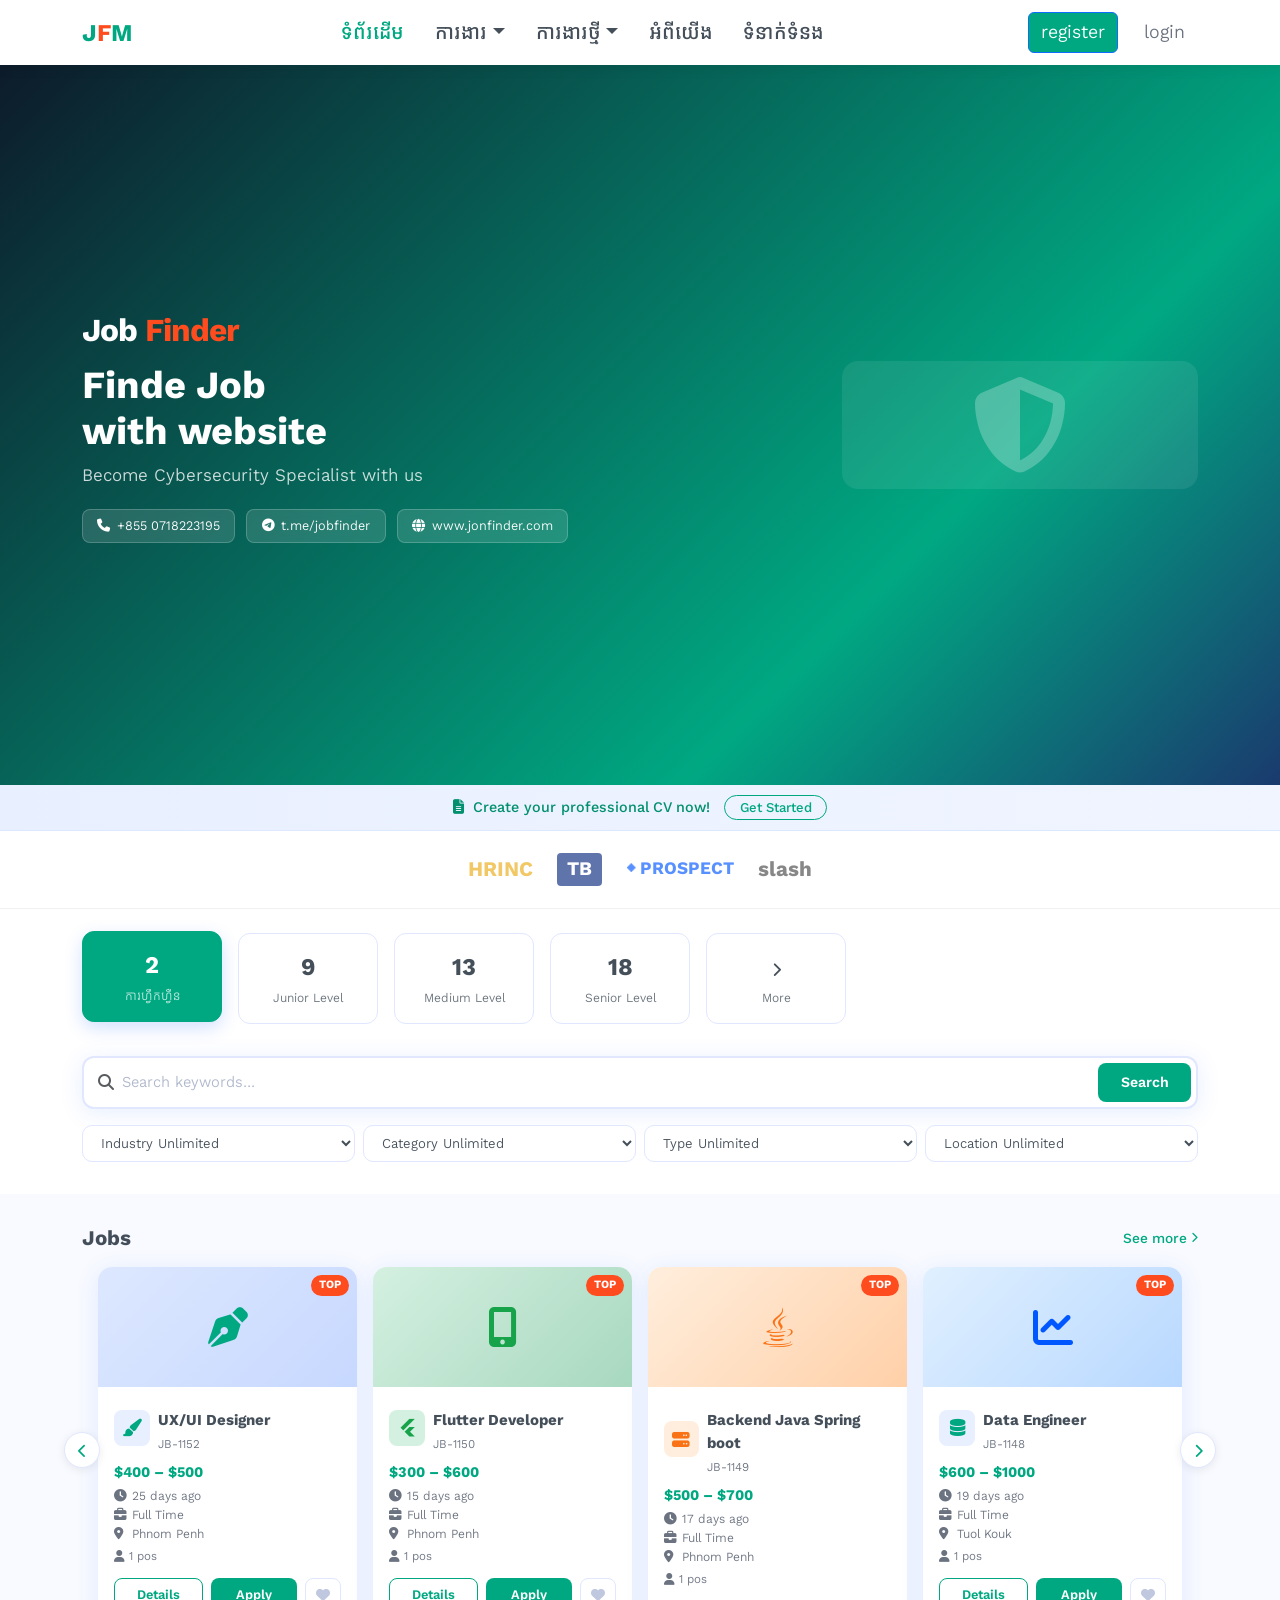
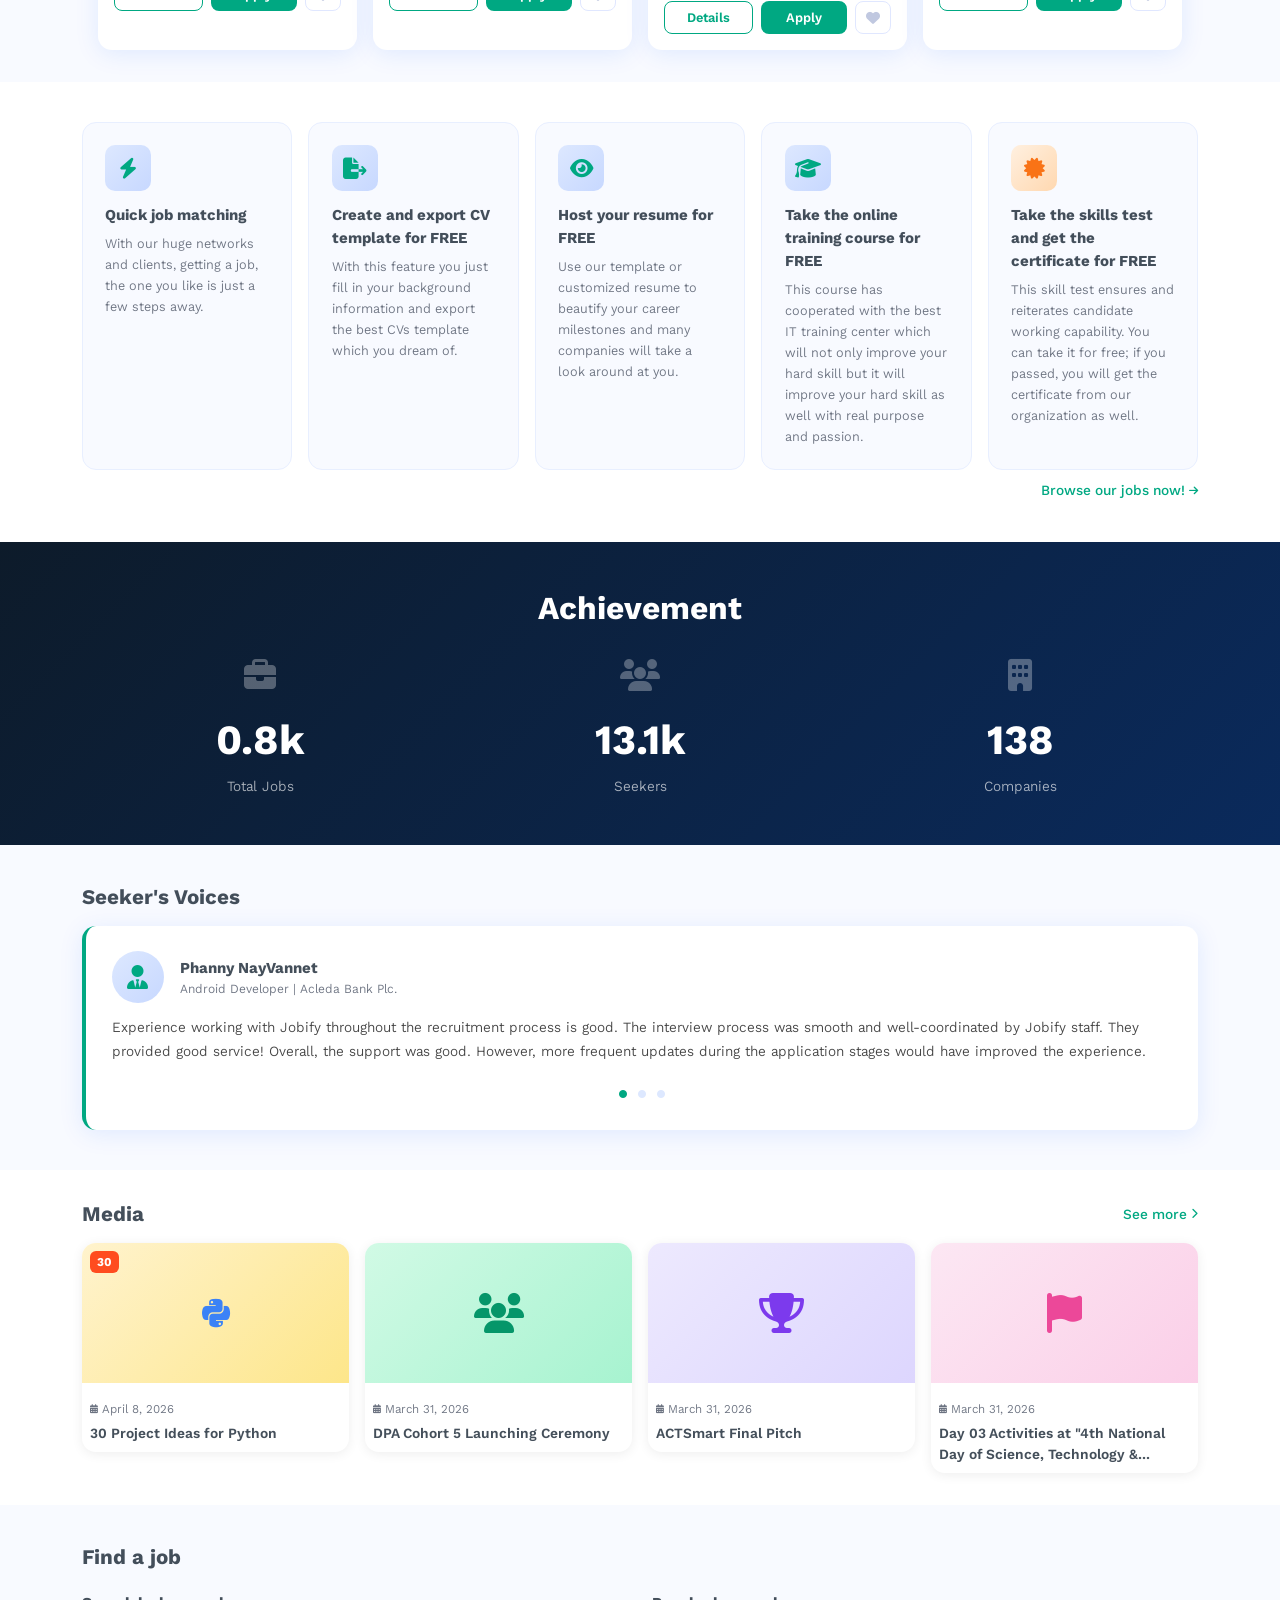
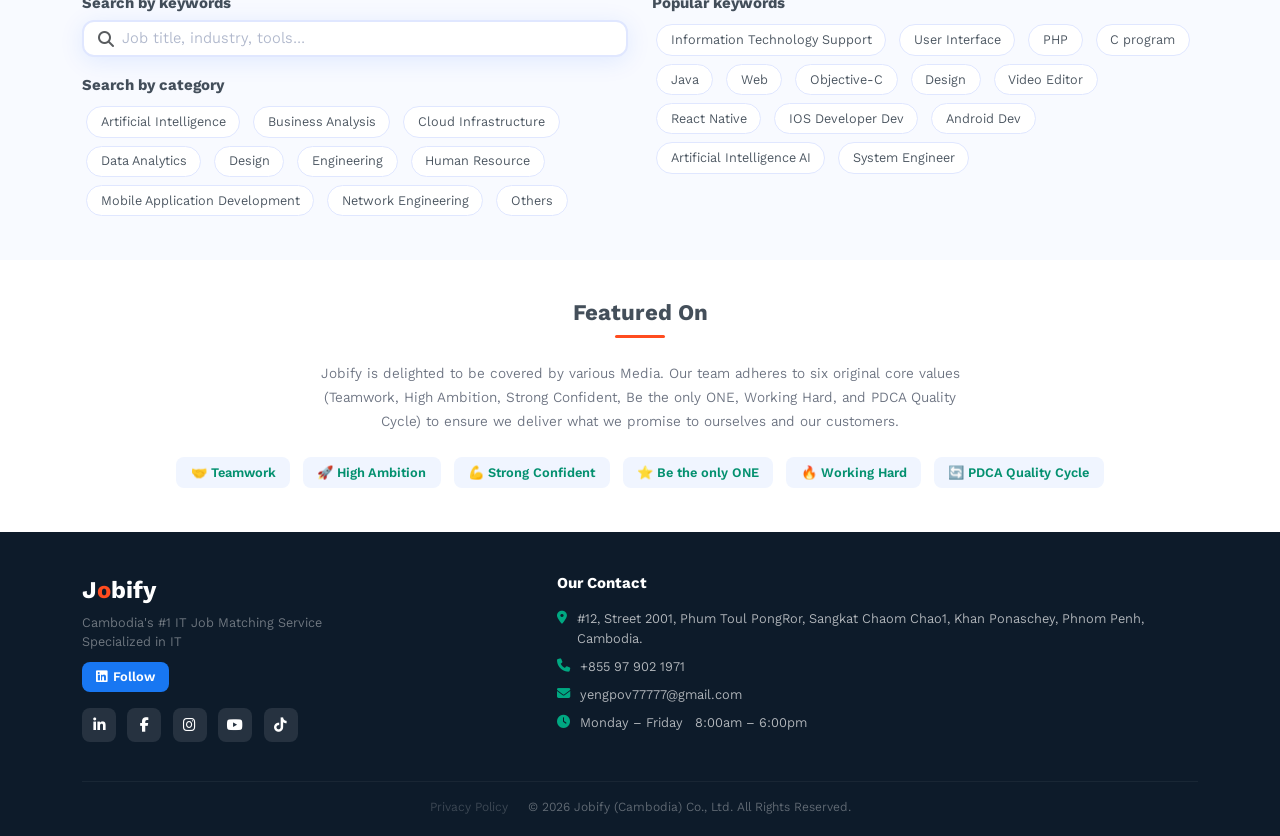
<file: index.html>
<!DOCTYPE html>
<html lang="km">

<head>
  <meta charset="UTF-8" />
  <meta name="viewport" content="width=device-width, initial-scale=1.0" />
  <title>Jobfinder</title>
  <link href="https://cdn.jsdelivr.net/npm/bootstrap@5.3.3/dist/css/bootstrap.min.css" rel="stylesheet" />
  <link href="https://cdnjs.cloudflare.com/ajax/libs/font-awesome/6.5.0/css/all.min.css" rel="stylesheet" />
  <link
    href="https://fonts.googleapis.com/css2?family=Hanuman:wght@400;700;900&family=Kantumruy+Pro:wght@300;400;500;600;700&display=swap"
    rel="stylesheet" />
  <link rel="stylesheet" href="asset/css/style.css">
</head>

<body>

  <!-- ══════════════ NAVBAR ══════════════ -->
  <nav class="navbar navbar-expand-lg">
    <div class="container">
      <a class="navbar-brand" href="#">
        <span style="font-size:1.5rem;font-weight:900;color:var(--primary);">J<span
            style="color:var(--accent);">F</span>M</span>
      </a>
      <button class="navbar-toggler border-0" type="button" data-bs-toggle="collapse" data-bs-target="#navMain">
        <span class="navbar-toggler-icon"></span>
      </button>
      <div class="collapse navbar-collapse" id="navMain">
        <ul class="navbar-nav mx-auto gap-1">
          <li class="nav-item"><a class="nav-link active text-secondary fs-5" href="#">ទំព័រដើម</a></li>
          <li class="nav-item dropdown">
            <a class="nav-link dropdown-toggle fs-5" href="#" data-bs-toggle="dropdown">ការងារ</a>
            <ul class="dropdown-menu border-0 shadow">
              <li><a class="dropdown-item" href="#">All Jobs</a></li>
              <li><a class="dropdown-item" href="#">IT Jobs</a></li>
              <li><a class="dropdown-item" href="#">Remote Jobs</a></li>
            </ul>
          </li>
          <li class="nav-item dropdown">
            <a class="nav-link dropdown-toggle fs-5 text-secondary" href="#" data-bs-toggle="dropdown">ការងារថ្មី</a>
            <ul class="dropdown-menu border-0 shadow">
              <li><a class="dropdown-item" href="#">News</a></li>
              <li><a class="dropdown-item" href="#">Events</a></li>
            </ul>
          </li>
          <li class="nav-item "><a class="nav-link fs-5" href="#">អំពីយើង</a></li>
          <li class="nav-item fs-4"><a class="nav-link fs-5" href="#">ទំនាក់ទំនង</a></li>
        </ul>
        <div class="navbar-icons d-flex align-items-center">
          <a href="nav-link text-while" class="btn btn-primary text-while" style="color: white !important;">register</a>
          <a href="nan-link" class="btn ">login</a>
        </div>
      </div>
    </div>
  </nav>

  <!-- ══════════════ HERO BANNER ══════════════ -->
  <section class="hero-banner">
    <div class="container">
      <div class="row align-items-center">
        <div class="col-lg-8">
          <div class="hero-logo mb-2">Job<span> Finder</span></div>
          <h1 class="hero-tagline">Finde Job<br />with website</h1>
          <p class="hero-sub mt-2">Become Cybersecurity Specialist with us</p>
          <div class="hero-info">
            <div class="hero-info-item"><i class="fas fa-phone"></i> +855 0718223195</div>
            <div class="hero-info-item"><i class="fab fa-telegram"></i> t.me/jobfinder</div>
            <div class="hero-info-item"><i class="fas fa-globe"></i> www.jonfinder.com</div>
          </div>
        </div>
        <div class="col-lg-4 text-center d-none d-lg-block">
          <div class="hero-img-block">
            <i class="fas fa-shield-halved"></i>
          </div>
        </div>
      </div>
    </div>
  </section>

  <!-- ══════════════ CV BANNER ══════════════ -->
  <div class="cv-banner">
    <i class="fas fa-file-alt me-1"></i> Create your professional CV now!
    <a href="#">Get Started</a>
  </div>

  <!-- ══════════════ PARTNERS ══════════════ -->
  <section class="partners-bar">
    <div class="container">
      <div class="d-flex align-items-center justify-content-center flex-wrap gap-4">
        <div style="font-size:1.3rem;font-weight:900;color:#e8a500;opacity:.6;">HRINC</div>
        <div
          style="font-size:1.2rem;font-weight:800;background:#1e3a8a;color:#fff;padding:2px 10px;border-radius:4px;opacity:.7;">
          TB</div>
        <div style="font-size:1.1rem;font-weight:800;color:#0057ff;opacity:.65;">◆ PROSPECT</div>
        <div style="font-size:1.3rem;font-weight:900;color:#111;opacity:.5;">slash</div>
      </div>
    </div>
  </section>

  <!-- ══════════════ CATEGORIES ══════════════ -->
  <section class="cat-pills">
    <div class="container">
      <div class="d-flex flex-wrap gap-3 justify-content-start">
        <div class="cat-pill active">
          <span class="count">2</span>
          <span class="label">ការហ្វឹកហ្វឺន</span>
        </div>
        <div class="cat-pill">
          <span class="count">9</span>
          <span class="label">Junior Level</span>
        </div>
        <div class="cat-pill">
          <span class="count">13</span>
          <span class="label">Medium Level</span>
        </div>
        <div class="cat-pill">
          <span class="count">18</span>
          <span class="label">Senior Level</span>
        </div>
        <div class="cat-pill">
          <span class="count"><i class="fas fa-chevron-right" style="font-size:.9rem"></i></span>
          <span class="label">More</span>
        </div>
      </div>
    </div>
  </section>

  <!-- ══════════════ SEARCH ══════════════ -->
  <section class="search-section">
    <div class="container">
      <div class="search-bar">
        <i class="fas fa-search text-muted me-2"></i>
        <input type="text" placeholder="Search keywords..." />
        <button class="btn-search">Search</button>
      </div>
      <div class="filter-row">
        <div class="row g-2">
          <div class="col-6 col-md-3">
            <select class="filter-select w-100">
              <option>Industry Unlimited</option>
              <option>Information Technology</option>
              <option>Finance & Banking</option>
              <option>Education</option>
            </select>
          </div>
          <div class="col-6 col-md-3">
            <select class="filter-select w-100">
              <option>Category Unlimited</option>
              <option>Software Development</option>
              <option>Data Analysis</option>
              <option>Design</option>
            </select>
          </div>
          <div class="col-6 col-md-3">
            <select class="filter-select w-100">
              <option>Type Unlimited</option>
              <option>Full Time</option>
              <option>Part Time</option>
              <option>Internship</option>
            </select>
          </div>
          <div class="col-6 col-md-3">
            <select class="filter-select w-100">
              <option>Location Unlimited</option>
              <option>Phnom Penh</option>
              <option>Siem Reap</option>
              <option>Battambang</option>
            </select>
          </div>
        </div>
      </div>
    </div>
  </section>

  <!-- ══════════════ JOBS ══════════════ -->
  <section class="jobs-section">
    <div class="container">
      <div class="d-flex align-items-center justify-content-between mb-3">
        <h2 class="section-title mb-0">Jobs</h2>
        <a href="#" class="see-more">See more <i class="fas fa-chevron-right fa-xs"></i></a>
      </div>
      <div class="jobs-carousel-wrapper px-3">
        <div class="carousel-arrow left"><i class="fas fa-chevron-left fa-sm"></i></div>
        <div class="row g-3">
          <!-- Job 1 -->
          <div class="col-6 col-md-4 col-lg-3">
            <div class="job-card">
              <div class="job-card-img">
                <i class="fas fa-pen-nib"></i>
                <span class="job-badge top">TOP</span>
              </div>
              <div class="job-card-body">
                <div class="d-flex align-items-center gap-2">
                  <div class="job-company-logo"><i class="fas fa-paint-brush"></i></div>
                  <div>
                    <div class="job-title">UX/UI Designer</div>
                    <div class="job-id">JB-1152</div>
                  </div>
                </div>
                <div class="job-salary mt-2">$400 – $500</div>
                <div class="job-meta mt-1">
                  <div><i class="fas fa-clock"></i> 25 days ago</div>
                  <div><i class="fas fa-briefcase"></i> Full Time</div>
                  <div><i class="fas fa-map-marker-alt"></i> Phnom Penh</div>
                </div>
                <div class="d-flex align-items-center gap-1 mt-1" style="font-size:.75rem;color:var(--gray)">
                  <i class="fas fa-user"></i> 1 pos
                </div>
                <div class="job-actions">
                  <button class="btn-detail">Details</button>
                  <button class="btn-apply">Apply</button>
                  <button class="heart-btn"><i class="fas fa-heart fa-sm"></i></button>
                </div>
              </div>
            </div>
          </div>
          <!-- Job 2 -->
          <div class="col-6 col-md-4 col-lg-3">
            <div class="job-card">
              <div class="job-card-img" style="background:linear-gradient(135deg,#d4f0e0,#a8d8c0);">
                <i class="fas fa-mobile-alt" style="color:#16a34a"></i>
                <span class="job-badge top">TOP</span>
              </div>
              <div class="job-card-body">
                <div class="d-flex align-items-center gap-2">
                  <div class="job-company-logo" style="background:#d4f0e0;color:#16a34a;"><i class="fab fa-flutter"></i>
                  </div>
                  <div>
                    <div class="job-title">Flutter Developer</div>
                    <div class="job-id">JB-1150</div>
                  </div>
                </div>
                <div class="job-salary mt-2">$300 – $600</div>
                <div class="job-meta mt-1">
                  <div><i class="fas fa-clock"></i> 15 days ago</div>
                  <div><i class="fas fa-briefcase"></i> Full Time</div>
                  <div><i class="fas fa-map-marker-alt"></i> Phnom Penh</div>
                </div>
                <div class="d-flex align-items-center gap-1 mt-1" style="font-size:.75rem;color:var(--gray)">
                  <i class="fas fa-user"></i> 1 pos
                </div>
                <div class="job-actions">
                  <button class="btn-detail">Details</button>
                  <button class="btn-apply">Apply</button>
                  <button class="heart-btn"><i class="fas fa-heart fa-sm"></i></button>
                </div>
              </div>
            </div>
          </div>
          <!-- Job 3 -->
          <div class="col-6 col-md-4 col-lg-3">
            <div class="job-card">
              <div class="job-card-img" style="background:linear-gradient(135deg,#ffeedd,#ffd0a8);">
                <i class="fab fa-java" style="color:#f97316"></i>
                <span class="job-badge top">TOP</span>
              </div>
              <div class="job-card-body">
                <div class="d-flex align-items-center gap-2">
                  <div class="job-company-logo" style="background:#ffeedd;color:#f97316;"><i class="fas fa-server"></i>
                  </div>
                  <div>
                    <div class="job-title">Backend Java Spring boot</div>
                    <div class="job-id">JB-1149</div>
                  </div>
                </div>
                <div class="job-salary mt-2">$500 – $700</div>
                <div class="job-meta mt-1">
                  <div><i class="fas fa-clock"></i> 17 days ago</div>
                  <div><i class="fas fa-briefcase"></i> Full Time</div>
                  <div><i class="fas fa-map-marker-alt"></i> Phnom Penh</div>
                </div>
                <div class="d-flex align-items-center gap-1 mt-1" style="font-size:.75rem;color:var(--gray)">
                  <i class="fas fa-user"></i> 1 pos
                </div>
                <div class="job-actions">
                  <button class="btn-detail">Details</button>
                  <button class="btn-apply">Apply</button>
                  <button class="heart-btn"><i class="fas fa-heart fa-sm"></i></button>
                </div>
              </div>
            </div>
          </div>
          <!-- Job 4 -->
          <div class="col-6 col-md-4 col-lg-3">
            <div class="job-card">
              <div class="job-card-img" style="background:linear-gradient(135deg,#e0f0ff,#b8d8ff);">
                <i class="fas fa-chart-line" style="color:#0057ff"></i>
                <span class="job-badge top">TOP</span>
              </div>
              <div class="job-card-body">
                <div class="d-flex align-items-center gap-2">
                  <div class="job-company-logo"><i class="fas fa-database"></i></div>
                  <div>
                    <div class="job-title">Data Engineer</div>
                    <div class="job-id">JB-1148</div>
                  </div>
                </div>
                <div class="job-salary mt-2">$600 – $1000</div>
                <div class="job-meta mt-1">
                  <div><i class="fas fa-clock"></i> 19 days ago</div>
                  <div><i class="fas fa-briefcase"></i> Full Time</div>
                  <div><i class="fas fa-map-marker-alt"></i> Tuol Kouk</div>
                </div>
                <div class="d-flex align-items-center gap-1 mt-1" style="font-size:.75rem;color:var(--gray)">
                  <i class="fas fa-user"></i> 1 pos
                </div>
                <div class="job-actions">
                  <button class="btn-detail">Details</button>
                  <button class="btn-apply">Apply</button>
                  <button class="heart-btn"><i class="fas fa-heart fa-sm"></i></button>
                </div>
              </div>
            </div>
          </div>
        </div>
        <div class="carousel-arrow right"><i class="fas fa-chevron-right fa-sm"></i></div>
      </div>
    </div>
  </section>

  <!-- ══════════════ FEATURES ══════════════ -->
  <section class="features-section">
    <div class="container">
      <div class="row g-3">
        <div class="col-6 col-md-4 col-lg">
          <div class="feature-card">
            <div class="feature-icon"><i class="fas fa-bolt"></i></div>
            <div class="feature-title">Quick job matching</div>
            <div class="feature-desc">With our huge networks and clients, getting a job, the one you like is just a few
              steps away.</div>
          </div>
        </div>
        <div class="col-6 col-md-4 col-lg">
          <div class="feature-card">
            <div class="feature-icon"><i class="fas fa-file-export"></i></div>
            <div class="feature-title">Create and export CV template for FREE</div>
            <div class="feature-desc">With this feature you just fill in your background information and export the best
              CVs template which you dream of.</div>
          </div>
        </div>
        <div class="col-6 col-md-4 col-lg">
          <div class="feature-card">
            <div class="feature-icon"><i class="fas fa-eye"></i></div>
            <div class="feature-title">Host your resume for FREE</div>
            <div class="feature-desc">Use our template or customized resume to beautify your career milestones and many
              companies will take a look around at you.</div>
          </div>
        </div>
        <div class="col-6 col-md-4 col-lg">
          <div class="feature-card">
            <div class="feature-icon"><i class="fas fa-graduation-cap"></i></div>
            <div class="feature-title">Take the online training course for FREE</div>
            <div class="feature-desc">This course has cooperated with the best IT training center which will not only
              improve your hard skill but it will improve your hard skill as well with real purpose and passion.</div>
          </div>
        </div>
        <div class="col-6 col-md-4 col-lg">
          <div class="feature-card">
            <div class="feature-icon" style="background:linear-gradient(135deg,#fff0e0,#ffd8b0);color:#f97316;"><i
                class="fas fa-certificate"></i></div>
            <div class="feature-title">Take the skills test and get the certificate for FREE</div>
            <div class="feature-desc">This skill test ensures and reiterates candidate working capability. You can take
              it for free; if you passed, you will get the certificate from our organization as well.</div>
          </div>
        </div>
      </div>
      <div class="text-end mt-2">
        <a href="#" class="see-more">Browse our jobs now! <i class="fas fa-arrow-right fa-xs"></i></a>
      </div>
    </div>
  </section>

  <!-- ══════════════ STATS ══════════════ -->
  <section class="stats-section">
    <div class="container">
      <h2 class="text-center text-white mb-4" style="font-weight:700;">Achievement</h2>
      <div class="row g-4 justify-content-center">
        <div class="col-4 col-md-4">
          <div class="stat-icon"><i class="fas fa-briefcase"></i></div>
          <div class="stat-value">1.1k</div>
          <div class="stat-label">Total Jobs</div>
        </div>
        <div class="col-4 col-md-4">
          <div class="stat-icon"><i class="fas fa-users"></i></div>
          <div class="stat-value">17.9k</div>
          <div class="stat-label">Seekers</div>
        </div>
        <div class="col-4 col-md-4">
          <div class="stat-icon"><i class="fas fa-building"></i></div>
          <div class="stat-value">189</div>
          <div class="stat-label">Companies</div>
        </div>
      </div>
    </div>
  </section>

  <!-- ══════════════ TESTIMONIAL ══════════════ -->
  <section class="testimonial-section">
    <div class="container">
      <h2 class="section-title mb-3">Seeker's Voices</h2>
      <div class="testimonial-card">
        <div class="d-flex align-items-center gap-3">
          <div class="testimonial-avatar"><i class="fas fa-user-tie"></i></div>
          <div>
            <div class="testimonial-name">Phanny NayVannet</div>
            <div class="testimonial-role">Android Developer | Acleda Bank Plc.</div>
          </div>
        </div>
        <p class="testimonial-text">
          Experience working with Jobify throughout the recruitment process is good. The interview process was smooth
          and well-coordinated by Jobify staff. They provided good service! Overall, the support was good. However, more
          frequent updates during the application stages would have improved the experience.
        </p>
        <div class="text-center mt-2">
          <i class="fas fa-circle" style="font-size:.5rem;color:var(--primary);margin:0 3px;"></i>
          <i class="fas fa-circle" style="font-size:.5rem;color:#dde8ff;margin:0 3px;"></i>
          <i class="fas fa-circle" style="font-size:.5rem;color:#dde8ff;margin:0 3px;"></i>
        </div>
      </div>
    </div>
  </section>

  <!-- ══════════════ MEDIA ══════════════ -->
  <section class="media-section">
    <div class="container">
      <div class="d-flex align-items-center justify-content-between mb-3">
        <h2 class="section-title mb-0">Media</h2>
        <a href="#" class="see-more">See more <i class="fas fa-chevron-right fa-xs"></i></a>
      </div>
      <div class="row g-3">
        <div class="col-6 col-md-3">
          <div class="media-card">
            <div class="media-card-thumb" style="background:linear-gradient(135deg,#fff3cd,#fde68a);">
              <div
                style="position:absolute;top:8px;left:8px;background:var(--accent);color:#fff;font-size:.75rem;font-weight:700;padding:2px 7px;border-radius:6px;">
                30</div>
              <i class="fab fa-python" style="color:#3b82f6;font-size:2rem;"></i>
            </div>
            <div class="p-2">
              <div class="media-date"><i class="fas fa-calendar-alt fa-xs me-1"></i>April 8, 2026</div>
              <div class="media-title">30 Project Ideas for Python</div>
            </div>
          </div>
        </div>
        <div class="col-6 col-md-3">
          <div class="media-card">
            <div class="media-card-thumb" style="background:linear-gradient(135deg,#d1fae5,#a7f3d0);">
              <i class="fas fa-users" style="color:#059669;"></i>
            </div>
            <div class="p-2">
              <div class="media-date"><i class="fas fa-calendar-alt fa-xs me-1"></i>March 31, 2026</div>
              <div class="media-title">DPA Cohort 5 Launching Ceremony</div>
            </div>
          </div>
        </div>
        <div class="col-6 col-md-3">
          <div class="media-card">
            <div class="media-card-thumb" style="background:linear-gradient(135deg,#ede9fe,#ddd6fe);">
              <i class="fas fa-trophy" style="color:#7c3aed;"></i>
            </div>
            <div class="p-2">
              <div class="media-date"><i class="fas fa-calendar-alt fa-xs me-1"></i>March 31, 2026</div>
              <div class="media-title">ACTSmart Final Pitch</div>
            </div>
          </div>
        </div>
        <div class="col-6 col-md-3">
          <div class="media-card">
            <div class="media-card-thumb" style="background:linear-gradient(135deg,#fce7f3,#fbcfe8);">
              <i class="fas fa-flag" style="color:#ec4899;"></i>
            </div>
            <div class="p-2">
              <div class="media-date"><i class="fas fa-calendar-alt fa-xs me-1"></i>March 31, 2026</div>
              <div class="media-title">Day 03 Activities at "4th National Day of Science, Technology &...</div>
            </div>
          </div>
        </div>
      </div>
    </div>
  </section>

  <!-- ══════════════ FIND A JOB ══════════════ -->
  <section class="find-job-section">
    <div class="container">
      <h2 class="section-title mb-4">Find a job</h2>
      <div class="row g-4">
        <div class="col-md-6">
          <h5 style="font-size:.95rem;font-weight:700;">Search by keywords</h5>
          <div class="search-bar mb-3" style="border-color:#e0e7ff;">
            <i class="fas fa-search text-muted me-2"></i>
            <input type="text" placeholder="Job title, industry, tools..." />
          </div>
          <h5 style="font-size:.95rem;font-weight:700;margin-top:1.2rem;">Search by category</h5>
          <div class="mt-2">
            <a href="#" class="keyword-tag">Artificial Intelligence</a>
            <a href="#" class="keyword-tag">Business Analysis</a>
            <a href="#" class="keyword-tag">Cloud Infrastructure</a>
            <a href="#" class="keyword-tag">Data Analytics</a>
            <a href="#" class="keyword-tag">Design</a>
            <a href="#" class="keyword-tag">Engineering</a>
            <a href="#" class="keyword-tag">Human Resource</a>
            <a href="#" class="keyword-tag">Mobile Application Development</a>
            <a href="#" class="keyword-tag">Network Engineering</a>
            <a href="#" class="keyword-tag">Others</a>
          </div>
        </div>
        <div class="col-md-6">
          <h5 style="font-size:.95rem;font-weight:700;">Popular keywords</h5>
          <div class="mt-2">
            <a href="#" class="keyword-tag">Information Technology Support</a>
            <a href="#" class="keyword-tag">User Interface</a>
            <a href="#" class="keyword-tag">PHP</a>
            <a href="#" class="keyword-tag">C program</a>
            <a href="#" class="keyword-tag">Java</a>
            <a href="#" class="keyword-tag">Web</a>
            <a href="#" class="keyword-tag">Objective-C</a>
            <a href="#" class="keyword-tag">Design</a>
            <a href="#" class="keyword-tag">Video Editor</a>
            <a href="#" class="keyword-tag">React Native</a>
            <a href="#" class="keyword-tag">IOS Developer Dev</a>
            <a href="#" class="keyword-tag">Android Dev</a>
            <a href="#" class="keyword-tag">Artificial Intelligence AI</a>
            <a href="#" class="keyword-tag">System Engineer</a>
          </div>
        </div>
      </div>
    </div>
  </section>

  <!-- ══════════════ FEATURED ON ══════════════ -->
  <section class="featured-section">
    <div class="container">
      <h2 class="featured-title">Featured On</h2>
      <p class="featured-text">Jobify is delighted to be covered by various Media. Our team adheres to six original core
        values (Teamwork, High Ambition, Strong Confident, Be the only ONE, Working Hard, and PDCA Quality Cycle) to
        ensure we deliver what we promise to ourselves and our customers.</p>
      <div class="values-row">
        <span class="value-tag">🤝 Teamwork</span>
        <span class="value-tag">🚀 High Ambition</span>
        <span class="value-tag">💪 Strong Confident</span>
        <span class="value-tag">⭐ Be the only ONE</span>
        <span class="value-tag">🔥 Working Hard</span>
        <span class="value-tag">🔄 PDCA Quality Cycle</span>
      </div>
    </div>
  </section>

  <!-- ══════════════ FOOTER ══════════════ -->
  <footer>
    <div class="container">
      <div class="row g-4">
        <div class="col-md-5">
          <div class="footer-brand">J<span>o</span>bify</div>
          <div class="footer-tagline">Cambodia's #1 IT Job Matching Service<br />Specialized in IT</div>
          <button class="btn-follow"><i class="fab fa-linkedin"></i> Follow</button>
          <div class="footer-social mt-3">
            <a href="#"><i class="fab fa-linkedin-in"></i></a>
            <a href="#"><i class="fab fa-facebook-f"></i></a>
            <a href="#"><i class="fab fa-instagram"></i></a>
            <a href="#"><i class="fab fa-youtube"></i></a>
            <a href="#"><i class="fab fa-tiktok"></i></a>
          </div>
        </div>
        <div class="col-md-7">
          <div class="footer-title">Our Contact</div>
          <ul class="list-unstyled footer-contact">
            <li>
              <i class="fas fa-map-marker-alt"></i>
              <span>#12, Street 2001, Phum Toul PongRor, Sangkat Chaom Chao1, Khan Ponaschey, Phnom Penh,
                Cambodia.</span>
            </li>
            <li>
              <i class="fas fa-phone"></i>
              <span>+855 97 902 1971</span>
            </li>
            <li>
              <i class="fas fa-envelope"></i>
              <span>yengpov77777@gmail.com</span>
            </li>
            <li>
              <i class="fas fa-clock"></i>
              <span>Monday – Friday &nbsp; 8:00am – 6:00pm</span>
            </li>
          </ul>
        </div>
      </div>
      <div class="footer-bottom">
        <a href="#" style="color:rgba(255,255,255,.4);text-decoration:none;margin-right:1rem;">Privacy Policy</a>
        © 2026 Jobify (Cambodia) Co., Ltd. All Rights Reserved.
      </div>
    </div>
  </footer>

  <script src="https://cdn.jsdelivr.net/npm/bootstrap@5.3.3/dist/js/bootstrap.bundle.min.js"></script>
  <script src="asset/js/script.js"></script>
</body>

</html>
</file>
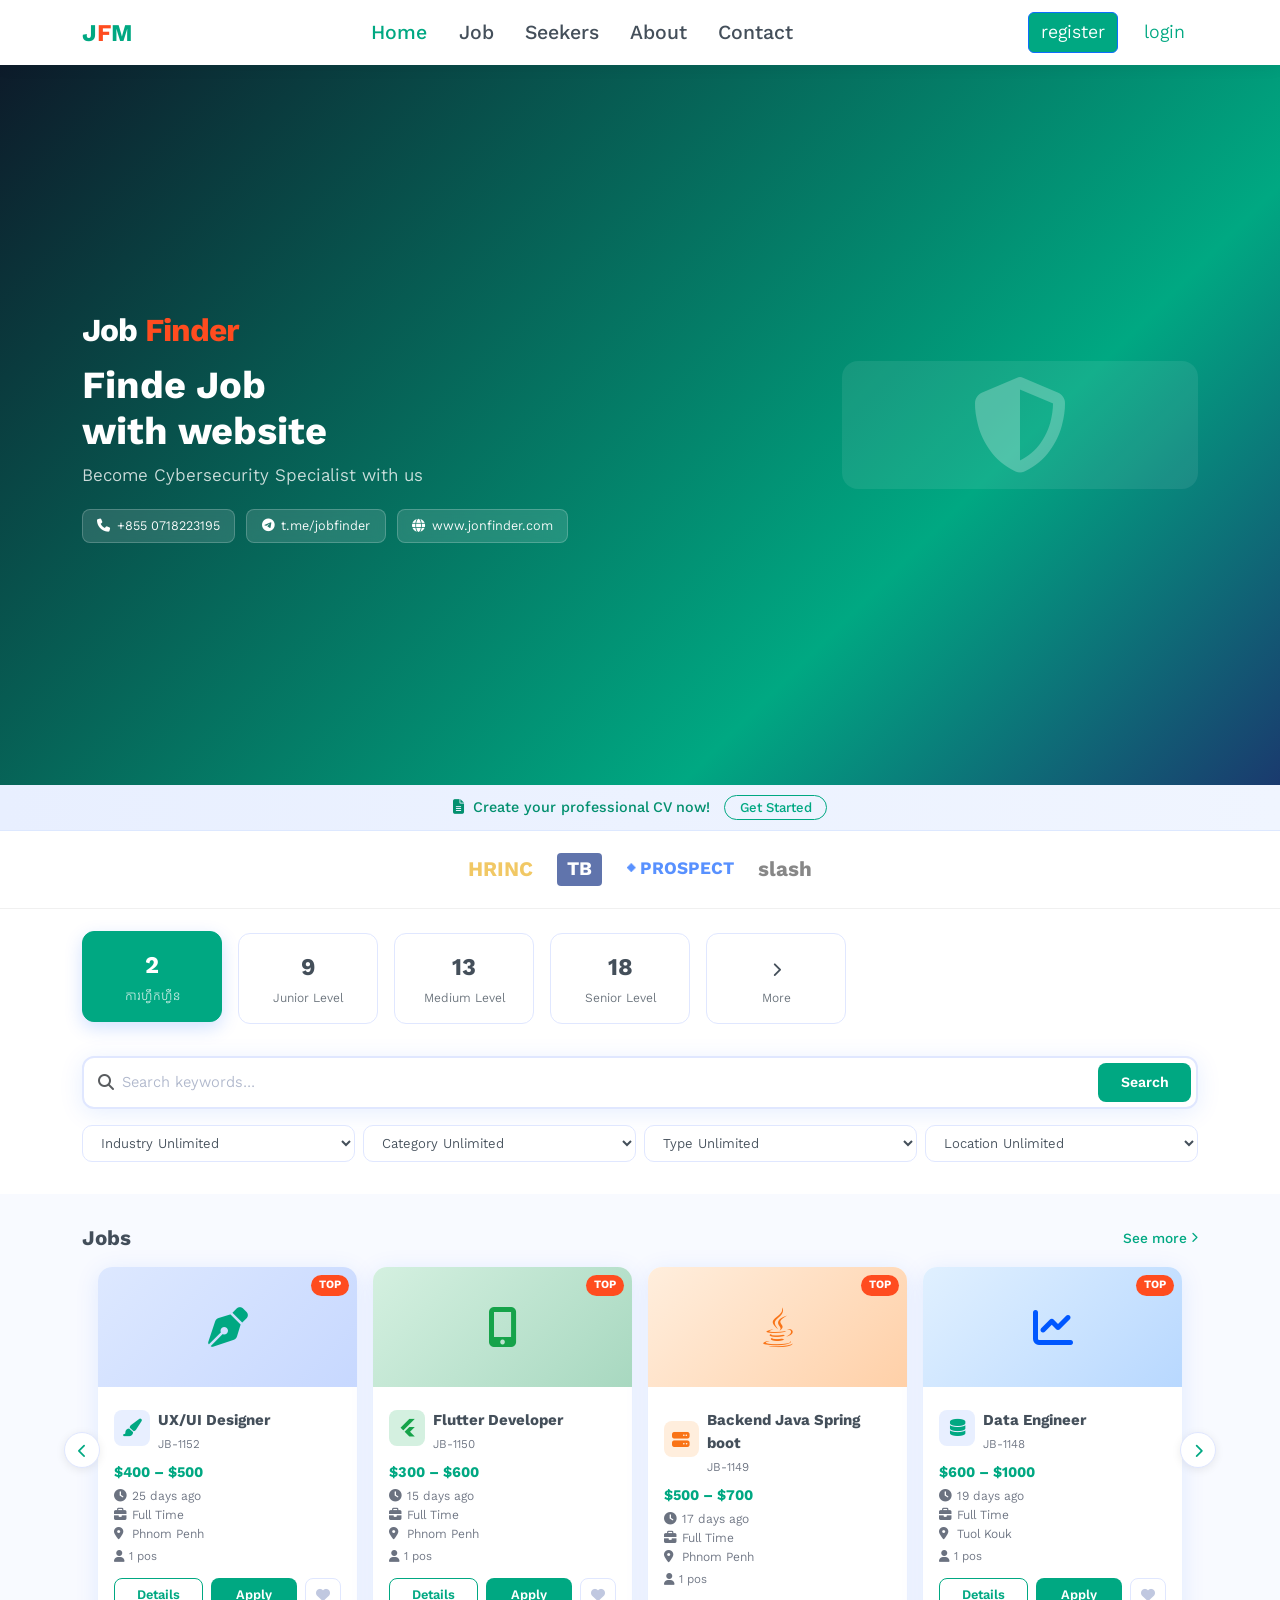
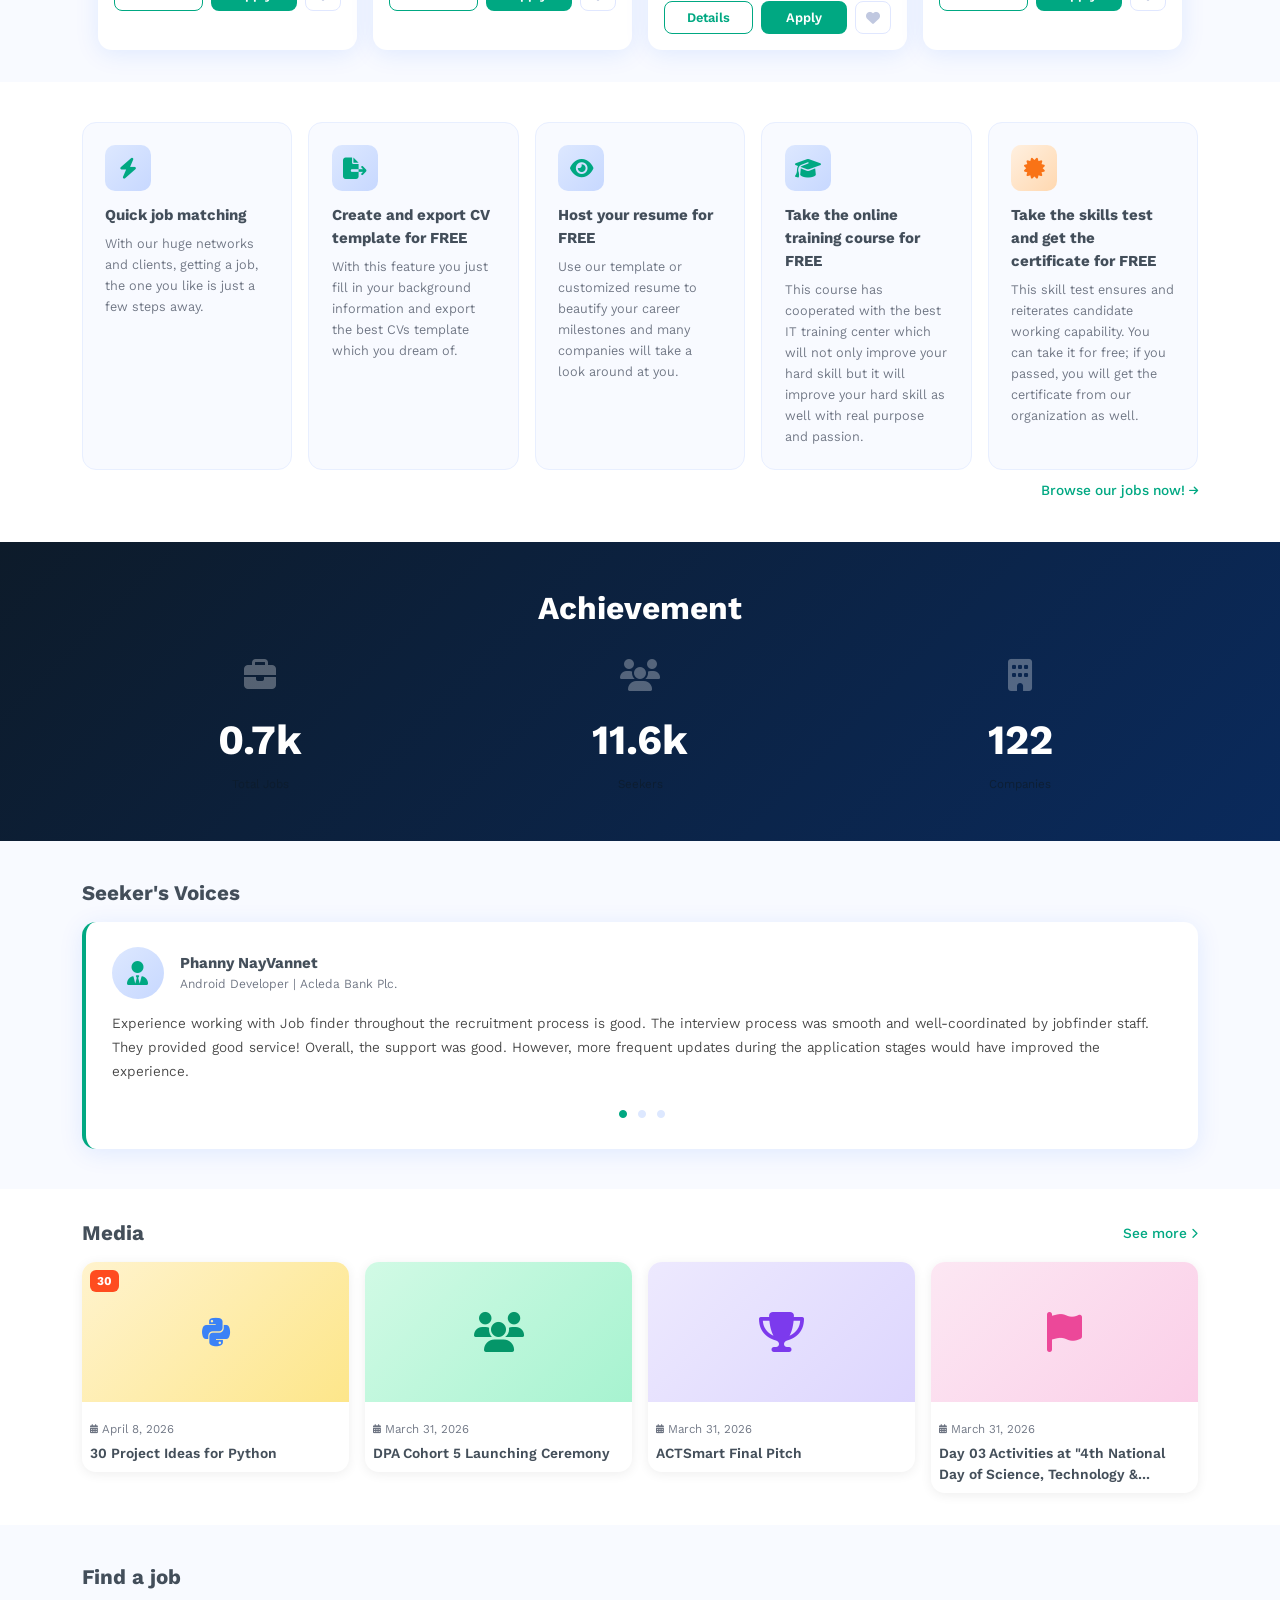
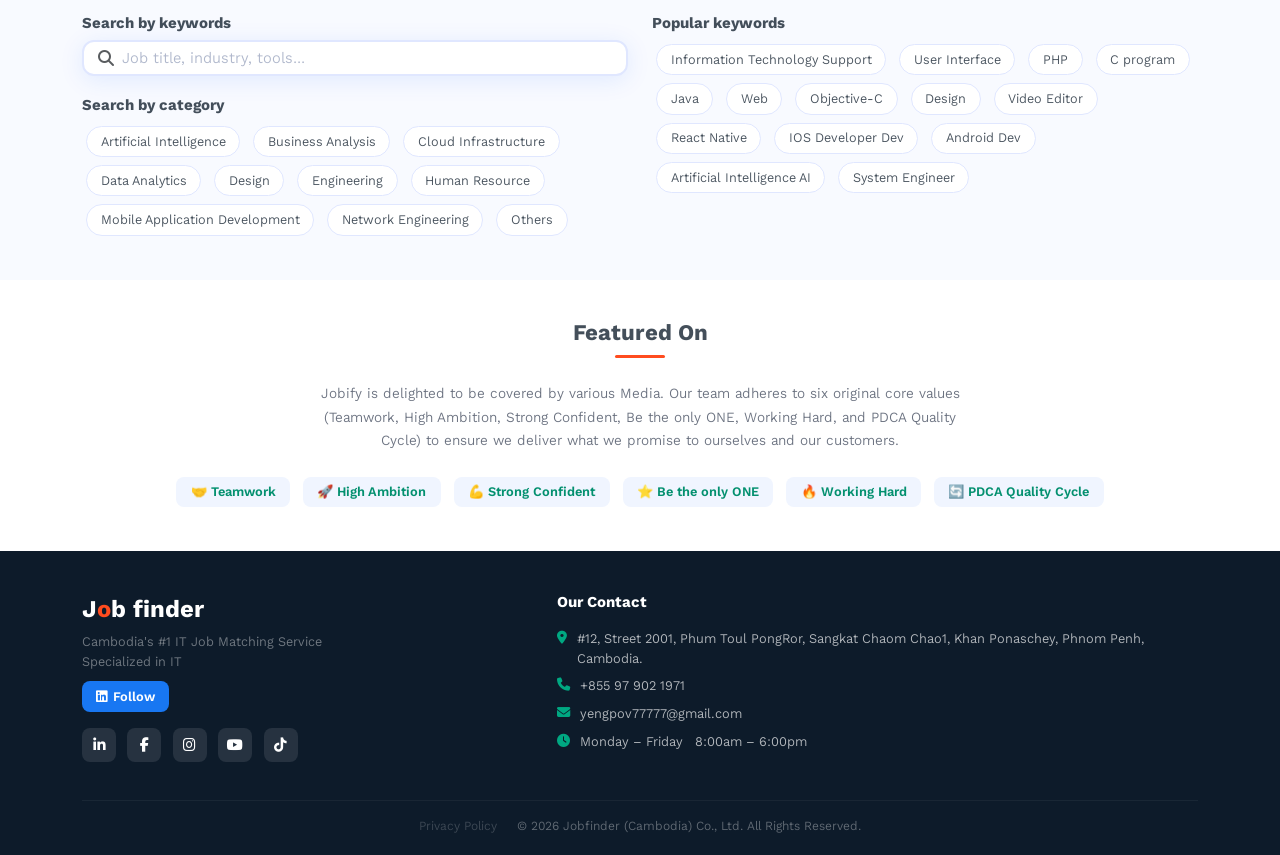
<file: frontend/index.html>
<!DOCTYPE html>
<html lang="km">

<head>
  <meta charset="UTF-8" />
  <meta name="viewport" content="width=device-width, initial-scale=1.0" />
  <title>Jobfinder</title>
  <link href="https://cdn.jsdelivr.net/npm/bootstrap@5.3.3/dist/css/bootstrap.min.css" rel="stylesheet" />
  <link href="https://cdnjs.cloudflare.com/ajax/libs/font-awesome/6.5.0/css/all.min.css" rel="stylesheet" />
  <link
    href="https://fonts.googleapis.com/css2?family=Hanuman:wght@400;700;900&family=Kantumruy+Pro:wght@300;400;500;600;700&display=swap"
    rel="stylesheet" />
  <link rel="stylesheet" href="asset/css/style.css">
</head>

<body>

  <!-- ══════════════ NAVBAR ══════════════ -->
  <nav class="navbar navbar-expand-lg">
    <div class="container">
      <a class="navbar-brand" href="#">
        <span style="font-size:1.5rem;font-weight:900;color:var(--primary);">J<span
            style="color:var(--accent);">F</span>M</span>
      </a>
      <button class="navbar-toggler border-0" type="button" data-bs-toggle="collapse" data-bs-target="#navMain">
        <span class="navbar-toggler-icon"></span>
      </button>
      <div class="collapse navbar-collapse" id="navMain">
        <ul class="navbar-nav mx-auto gap-1">
          <li class="nav-item"><a class="nav-link active text-secondary fs-5" href="#">Home</a></li>
          <li class="nav-item ">
            <a class="nav-link  fs-5" href="asset/page/job.html" >Job</a>
          </li>
          <li class="nav-item ">
            <a class="nav-link fs-5 text-secondary" href="asset/page/seekers.html" >Seekers</a>
          </li>
          <li class="nav-item "><a class="nav-link fs-5" href="asset/page/about.html">About</a></li>
          <li class="nav-item fs-4"><a class="nav-link fs-5" href="asset/page/contact.html">Contact</a></li>
        </ul>
        <div class="navbar-icons d-flex align-items-center">
          <a href="#" class="btn btn-primary text-while" style="color: white !important;">register</a>
          <a href="#" class="btn text-primary">login</a>
        </div>
      </div>
    </div>
  </nav>

  <!-- ══════════════ HERO BANNER ══════════════ -->
  <section class="hero-banner">
    <div class="container">
      <div class="row align-items-center">
        <div class="col-lg-8">
          <div class="hero-logo mb-2">Job<span> Finder</span></div>
          <h1 class="hero-tagline">Finde Job<br />with website</h1>
          <p class="hero-sub mt-2">Become Cybersecurity Specialist with us</p>
          <div class="hero-info">
            <div class="hero-info-item"><i class="fas fa-phone"></i> +855 0718223195</div>
            <div class="hero-info-item"><i class="fab fa-telegram"></i> t.me/jobfinder</div>
            <div class="hero-info-item"><i class="fas fa-globe"></i> www.jonfinder.com</div>
          </div>
        </div>
        <div class="col-lg-4 text-center d-none d-lg-block">
          <div class="hero-img-block">
            <i class="fas fa-shield-halved"></i>
          </div>
        </div>
      </div>
    </div>
  </section>

  <!-- ══════════════ CV BANNER ══════════════ -->
  <div class="cv-banner">
    <i class="fas fa-file-alt me-1"></i> Create your professional CV now!
    <a href="#">Get Started</a>
  </div>

  <!-- ══════════════ PARTNERS ══════════════ -->
  <section class="partners-bar">
    <div class="container">
      <div class="d-flex align-items-center justify-content-center flex-wrap gap-4">
        <div style="font-size:1.3rem;font-weight:900;color:#e8a500;opacity:.6;">HRINC</div>
        <div
          style="font-size:1.2rem;font-weight:800;background:#1e3a8a;color:#fff;padding:2px 10px;border-radius:4px;opacity:.7;">
          TB</div>
        <div style="font-size:1.1rem;font-weight:800;color:#0057ff;opacity:.65;">◆ PROSPECT</div>
        <div style="font-size:1.3rem;font-weight:900;color:#111;opacity:.5;">slash</div>
      </div>
    </div>
  </section>

  <!-- ══════════════ CATEGORIES ══════════════ -->
  <section class="cat-pills">
    <div class="container">
      <div class="d-flex flex-wrap gap-3 justify-content-start">
        <div class="cat-pill active">
          <span class="count">2</span>
          <span class="label">ការហ្វឹកហ្វឺន</span>
        </div>
        <div class="cat-pill">
          <span class="count">9</span>
          <span class="label">Junior Level</span>
        </div>
        <div class="cat-pill">
          <span class="count">13</span>
          <span class="label">Medium Level</span>
        </div>
        <div class="cat-pill">
          <span class="count">18</span>
          <span class="label">Senior Level</span>
        </div>
        <div class="cat-pill">
          <span class="count"><i class="fas fa-chevron-right" style="font-size:.9rem"></i></span>
          <span class="label">More</span>
        </div>
      </div>
    </div>
  </section>

  <!-- ══════════════ SEARCH ══════════════ -->
  <section class="search-section">
    <div class="container">
      <div class="search-bar">
        <i class="fas fa-search text-muted me-2"></i>
        <input type="text" placeholder="Search keywords..." />
        <button class="btn-search">Search</button>
      </div>
      <div class="filter-row">
        <div class="row g-2">
          <div class="col-6 col-md-3">
            <select class="filter-select w-100">
              <option>Industry Unlimited</option>
              <option>Information Technology</option>
              <option>Finance & Banking</option>
              <option>Education</option>
            </select>
          </div>
          <div class="col-6 col-md-3">
            <select class="filter-select w-100">
              <option>Category Unlimited</option>
              <option>Software Development</option>
              <option>Data Analysis</option>
              <option>Design</option>
            </select>
          </div>
          <div class="col-6 col-md-3">
            <select class="filter-select w-100">
              <option>Type Unlimited</option>
              <option>Full Time</option>
              <option>Part Time</option>
              <option>Internship</option>
            </select>
          </div>
          <div class="col-6 col-md-3">
            <select class="filter-select w-100">
              <option>Location Unlimited</option>
              <option>Phnom Penh</option>
              <option>Siem Reap</option>
              <option>Battambang</option>
            </select>
          </div>
        </div>
      </div>
    </div>
  </section>

  <!-- ══════════════ JOBS ══════════════ -->
  <section class="jobs-section">
    <div class="container">
      <div class="d-flex align-items-center justify-content-between mb-3">
        <h2 class="section-title mb-0">Jobs</h2>
        <a href="#" class="see-more">See more <i class="fas fa-chevron-right fa-xs"></i></a>
      </div>
      <div class="jobs-carousel-wrapper px-3">
        <div class="carousel-arrow left"><i class="fas fa-chevron-left fa-sm"></i></div>
        <div class="row g-3">
          <!-- Job 1 -->
          <div class="col-6 col-md-4 col-lg-3">
            <div class="job-card">
              <div class="job-card-img">
                <i class="fas fa-pen-nib"></i>
                <span class="job-badge top">TOP</span>
              </div>
              <div class="job-card-body">
                <div class="d-flex align-items-center gap-2">
                  <div class="job-company-logo"><i class="fas fa-paint-brush"></i></div>
                  <div>
                    <div class="job-title">UX/UI Designer</div>
                    <div class="job-id">JB-1152</div>
                  </div>
                </div>
                <div class="job-salary mt-2">$400 – $500</div>
                <div class="job-meta mt-1">
                  <div><i class="fas fa-clock"></i> 25 days ago</div>
                  <div><i class="fas fa-briefcase"></i> Full Time</div>
                  <div><i class="fas fa-map-marker-alt"></i> Phnom Penh</div>
                </div>
                <div class="d-flex align-items-center gap-1 mt-1" style="font-size:.75rem;color:var(--gray)">
                  <i class="fas fa-user"></i> 1 pos
                </div>
                <div class="job-actions">
                  <button class="btn-detail">Details</button>
                  <button class="btn-apply">Apply</button>
                  <button class="heart-btn"><i class="fas fa-heart fa-sm"></i></button>
                </div>
              </div>
            </div>
          </div>
          <!-- Job 2 -->
          <div class="col-6 col-md-4 col-lg-3">
            <div class="job-card">
              <div class="job-card-img" style="background:linear-gradient(135deg,#d4f0e0,#a8d8c0);">
                <i class="fas fa-mobile-alt" style="color:#16a34a"></i>
                <span class="job-badge top">TOP</span>
              </div>
              <div class="job-card-body">
                <div class="d-flex align-items-center gap-2">
                  <div class="job-company-logo" style="background:#d4f0e0;color:#16a34a;"><i class="fab fa-flutter"></i>
                  </div>
                  <div>
                    <div class="job-title">Flutter Developer</div>
                    <div class="job-id">JB-1150</div>
                  </div>
                </div>
                <div class="job-salary mt-2">$300 – $600</div>
                <div class="job-meta mt-1">
                  <div><i class="fas fa-clock"></i> 15 days ago</div>
                  <div><i class="fas fa-briefcase"></i> Full Time</div>
                  <div><i class="fas fa-map-marker-alt"></i> Phnom Penh</div>
                </div>
                <div class="d-flex align-items-center gap-1 mt-1" style="font-size:.75rem;color:var(--gray)">
                  <i class="fas fa-user"></i> 1 pos
                </div>
                <div class="job-actions">
                  <button class="btn-detail">Details</button>
                  <button class="btn-apply">Apply</button>
                  <button class="heart-btn"><i class="fas fa-heart fa-sm"></i></button>
                </div>
              </div>
            </div>
          </div>
          <!-- Job 3 -->
          <div class="col-6 col-md-4 col-lg-3">
            <div class="job-card">
              <div class="job-card-img" style="background:linear-gradient(135deg,#ffeedd,#ffd0a8);">
                <i class="fab fa-java" style="color:#f97316"></i>
                <span class="job-badge top">TOP</span>
              </div>
              <div class="job-card-body">
                <div class="d-flex align-items-center gap-2">
                  <div class="job-company-logo" style="background:#ffeedd;color:#f97316;"><i class="fas fa-server"></i>
                  </div>
                  <div>
                    <div class="job-title">Backend Java Spring boot</div>
                    <div class="job-id">JB-1149</div>
                  </div>
                </div>
                <div class="job-salary mt-2">$500 – $700</div>
                <div class="job-meta mt-1">
                  <div><i class="fas fa-clock"></i> 17 days ago</div>
                  <div><i class="fas fa-briefcase"></i> Full Time</div>
                  <div><i class="fas fa-map-marker-alt"></i> Phnom Penh</div>
                </div>
                <div class="d-flex align-items-center gap-1 mt-1" style="font-size:.75rem;color:var(--gray)">
                  <i class="fas fa-user"></i> 1 pos
                </div>
                <div class="job-actions">
                  <button class="btn-detail">Details</button>
                  <button class="btn-apply">Apply</button>
                  <button class="heart-btn"><i class="fas fa-heart fa-sm"></i></button>
                </div>
              </div>
            </div>
          </div>
          <!-- Job 4 -->
          <div class="col-6 col-md-4 col-lg-3">
            <div class="job-card">
              <div class="job-card-img" style="background:linear-gradient(135deg,#e0f0ff,#b8d8ff);">
                <i class="fas fa-chart-line" style="color:#0057ff"></i>
                <span class="job-badge top">TOP</span>
              </div>
              <div class="job-card-body">
                <div class="d-flex align-items-center gap-2">
                  <div class="job-company-logo"><i class="fas fa-database"></i></div>
                  <div>
                    <div class="job-title">Data Engineer</div>
                    <div class="job-id">JB-1148</div>
                  </div>
                </div>
                <div class="job-salary mt-2">$600 – $1000</div>
                <div class="job-meta mt-1">
                  <div><i class="fas fa-clock"></i> 19 days ago</div>
                  <div><i class="fas fa-briefcase"></i> Full Time</div>
                  <div><i class="fas fa-map-marker-alt"></i> Tuol Kouk</div>
                </div>
                <div class="d-flex align-items-center gap-1 mt-1" style="font-size:.75rem;color:var(--gray)">
                  <i class="fas fa-user"></i> 1 pos
                </div>
                <div class="job-actions">
                  <button class="btn-detail">Details</button>
                  <button class="btn-apply">Apply</button>
                  <button class="heart-btn"><i class="fas fa-heart fa-sm"></i></button>
                </div>
              </div>
            </div>
          </div>
        </div>
        <div class="carousel-arrow right"><i class="fas fa-chevron-right fa-sm"></i></div>
      </div>
    </div>
  </section>

  <!-- ══════════════ FEATURES ══════════════ -->
  <section class="features-section">
    <div class="container">
      <div class="row g-3">
        <div class="col-6 col-md-4 col-lg">
          <div class="feature-card">
            <div class="feature-icon"><i class="fas fa-bolt"></i></div>
            <div class="feature-title">Quick job matching</div>
            <div class="feature-desc">With our huge networks and clients, getting a job, the one you like is just a few
              steps away.</div>
          </div>
        </div>
        <div class="col-6 col-md-4 col-lg">
          <div class="feature-card">
            <div class="feature-icon"><i class="fas fa-file-export"></i></div>
            <div class="feature-title">Create and export CV template for FREE</div>
            <div class="feature-desc">With this feature you just fill in your background information and export the best
              CVs template which you dream of.</div>
          </div>
        </div>
        <div class="col-6 col-md-4 col-lg">
          <div class="feature-card">
            <div class="feature-icon"><i class="fas fa-eye"></i></div>
            <div class="feature-title">Host your resume for FREE</div>
            <div class="feature-desc">Use our template or customized resume to beautify your career milestones and many
              companies will take a look around at you.</div>
          </div>
        </div>
        <div class="col-6 col-md-4 col-lg">
          <div class="feature-card">
            <div class="feature-icon"><i class="fas fa-graduation-cap"></i></div>
            <div class="feature-title">Take the online training course for FREE</div>
            <div class="feature-desc">This course has cooperated with the best IT training center which will not only
              improve your hard skill but it will improve your hard skill as well with real purpose and passion.</div>
          </div>
        </div>
        <div class="col-6 col-md-4 col-lg">
          <div class="feature-card">
            <div class="feature-icon" style="background:linear-gradient(135deg,#fff0e0,#ffd8b0);color:#f97316;"><i
                class="fas fa-certificate"></i></div>
            <div class="feature-title">Take the skills test and get the certificate for FREE</div>
            <div class="feature-desc">This skill test ensures and reiterates candidate working capability. You can take
              it for free; if you passed, you will get the certificate from our organization as well.</div>
          </div>
        </div>
      </div>
      <div class="text-end mt-2">
        <a href="#" class="see-more">Browse our jobs now! <i class="fas fa-arrow-right fa-xs"></i></a>
      </div>
    </div>
  </section>

  <!-- ══════════════ STATS ══════════════ -->
  <section class="stats-section">
    <div class="container">
      <h2 class="text-center text-white mb-4" style="font-weight:700;">Achievement</h2>
      <div class="row g-4 justify-content-center">
        <div class="col-4 col-md-4">
          <div class="stat-icon"><i class="fas fa-briefcase"></i></div>
          <div class="stat-value">1.1k</div>
          <div class="stat-label">Total Jobs</div>
        </div>
        <div class="col-4 col-md-4">
          <div class="stat-icon"><i class="fas fa-users"></i></div>
          <div class="stat-value">17.9k</div>
          <div class="stat-label">Seekers</div>
        </div>
        <div class="col-4 col-md-4">
          <div class="stat-icon"><i class="fas fa-building"></i></div>
          <div class="stat-value">189</div>
          <div class="stat-label">Companies</div>
        </div>
      </div>
    </div>
  </section>

  <!-- ══════════════ TESTIMONIAL ══════════════ -->
  <section class="testimonial-section">
    <div class="container">
      <h2 class="section-title mb-3">Seeker's Voices</h2>
      <div class="testimonial-card">
        <div class="d-flex align-items-center gap-3">
          <div class="testimonial-avatar"><i class="fas fa-user-tie"></i></div>
          <div>
            <div class="testimonial-name">Phanny NayVannet</div>
            <div class="testimonial-role">Android Developer | Acleda Bank Plc.</div>
          </div>
        </div>
        <p class="testimonial-text">
          Experience working with Job finder throughout the recruitment process is good. The interview process was smooth
          and well-coordinated by jobfinder staff. They provided good service! Overall, the support was good. However, more
          frequent updates during the application stages would have improved the experience.
        </p>
        <div class="text-center mt-2">
          <i class="fas fa-circle" style="font-size:.5rem;color:var(--primary);margin:0 3px;"></i>
          <i class="fas fa-circle" style="font-size:.5rem;color:#dde8ff;margin:0 3px;"></i>
          <i class="fas fa-circle" style="font-size:.5rem;color:#dde8ff;margin:0 3px;"></i>
        </div>
      </div>
    </div>
  </section>

  <!-- ══════════════ MEDIA ══════════════ -->
  <section class="media-section">
    <div class="container">
      <div class="d-flex align-items-center justify-content-between mb-3">
        <h2 class="section-title mb-0">Media</h2>
        <a href="#" class="see-more">See more <i class="fas fa-chevron-right fa-xs"></i></a>
      </div>
      <div class="row g-3">
        <div class="col-6 col-md-3">
          <div class="media-card">
            <div class="media-card-thumb" style="background:linear-gradient(135deg,#fff3cd,#fde68a);">
              <div
                style="position:absolute;top:8px;left:8px;background:var(--accent);color:#fff;font-size:.75rem;font-weight:700;padding:2px 7px;border-radius:6px;">
                30</div>
              <i class="fab fa-python" style="color:#3b82f6;font-size:2rem;"></i>
            </div>
            <div class="p-2">
              <div class="media-date"><i class="fas fa-calendar-alt fa-xs me-1"></i>April 8, 2026</div>
              <div class="media-title">30 Project Ideas for Python</div>
            </div>
          </div>
        </div>
        <div class="col-6 col-md-3">
          <div class="media-card">
            <div class="media-card-thumb" style="background:linear-gradient(135deg,#d1fae5,#a7f3d0);">
              <i class="fas fa-users" style="color:#059669;"></i>
            </div>
            <div class="p-2">
              <div class="media-date"><i class="fas fa-calendar-alt fa-xs me-1"></i>March 31, 2026</div>
              <div class="media-title">DPA Cohort 5 Launching Ceremony</div>
            </div>
          </div>
        </div>
        <div class="col-6 col-md-3">
          <div class="media-card">
            <div class="media-card-thumb" style="background:linear-gradient(135deg,#ede9fe,#ddd6fe);">
              <i class="fas fa-trophy" style="color:#7c3aed;"></i>
            </div>
            <div class="p-2">
              <div class="media-date"><i class="fas fa-calendar-alt fa-xs me-1"></i>March 31, 2026</div>
              <div class="media-title">ACTSmart Final Pitch</div>
            </div>
          </div>
        </div>
        <div class="col-6 col-md-3">
          <div class="media-card">
            <div class="media-card-thumb" style="background:linear-gradient(135deg,#fce7f3,#fbcfe8);">
              <i class="fas fa-flag" style="color:#ec4899;"></i>
            </div>
            <div class="p-2">
              <div class="media-date"><i class="fas fa-calendar-alt fa-xs me-1"></i>March 31, 2026</div>
              <div class="media-title">Day 03 Activities at "4th National Day of Science, Technology &...</div>
            </div>
          </div>
        </div>
      </div>
    </div>
  </section>

  <!-- ══════════════ FIND A JOB ══════════════ -->
  <section class="find-job-section">
    <div class="container">
      <h2 class="section-title mb-4">Find a job</h2>
      <div class="row g-4">
        <div class="col-md-6">
          <h5 style="font-size:.95rem;font-weight:700;">Search by keywords</h5>
          <div class="search-bar mb-3" style="border-color:#e0e7ff;">
            <i class="fas fa-search text-muted me-2"></i>
            <input type="text" placeholder="Job title, industry, tools..." />
          </div>
          <h5 style="font-size:.95rem;font-weight:700;margin-top:1.2rem;">Search by category</h5>
          <div class="mt-2">
            <a href="#" class="keyword-tag">Artificial Intelligence</a>
            <a href="#" class="keyword-tag">Business Analysis</a>
            <a href="#" class="keyword-tag">Cloud Infrastructure</a>
            <a href="#" class="keyword-tag">Data Analytics</a>
            <a href="#" class="keyword-tag">Design</a>
            <a href="#" class="keyword-tag">Engineering</a>
            <a href="#" class="keyword-tag">Human Resource</a>
            <a href="#" class="keyword-tag">Mobile Application Development</a>
            <a href="#" class="keyword-tag">Network Engineering</a>
            <a href="#" class="keyword-tag">Others</a>
          </div>
        </div>
        <div class="col-md-6">
          <h5 style="font-size:.95rem;font-weight:700;">Popular keywords</h5>
          <div class="mt-2">
            <a href="#" class="keyword-tag">Information Technology Support</a>
            <a href="#" class="keyword-tag">User Interface</a>
            <a href="#" class="keyword-tag">PHP</a>
            <a href="#" class="keyword-tag">C program</a>
            <a href="#" class="keyword-tag">Java</a>
            <a href="#" class="keyword-tag">Web</a>
            <a href="#" class="keyword-tag">Objective-C</a>
            <a href="#" class="keyword-tag">Design</a>
            <a href="#" class="keyword-tag">Video Editor</a>
            <a href="#" class="keyword-tag">React Native</a>
            <a href="#" class="keyword-tag">IOS Developer Dev</a>
            <a href="#" class="keyword-tag">Android Dev</a>
            <a href="#" class="keyword-tag">Artificial Intelligence AI</a>
            <a href="#" class="keyword-tag">System Engineer</a>
          </div>
        </div>
      </div>
    </div>
  </section>

  <!-- ══════════════ FEATURED ON ══════════════ -->
  <section class="featured-section">
    <div class="container">
      <h2 class="featured-title">Featured On</h2>
      <p class="featured-text">Jobify is delighted to be covered by various Media. Our team adheres to six original core
        values (Teamwork, High Ambition, Strong Confident, Be the only ONE, Working Hard, and PDCA Quality Cycle) to
        ensure we deliver what we promise to ourselves and our customers.</p>
      <div class="values-row">
        <span class="value-tag">🤝 Teamwork</span>
        <span class="value-tag">🚀 High Ambition</span>
        <span class="value-tag">💪 Strong Confident</span>
        <span class="value-tag">⭐ Be the only ONE</span>
        <span class="value-tag">🔥 Working Hard</span>
        <span class="value-tag">🔄 PDCA Quality Cycle</span>
      </div>
    </div>
  </section>

  <!-- ══════════════ FOOTER ══════════════ -->
  <footer>
    <div class="container">
      <div class="row g-4">
        <div class="col-md-5">
          <div class="footer-brand">J<span>o</span>b finder</div>
          <div class="footer-tagline">Cambodia's #1 IT Job Matching Service<br />Specialized in IT</div>
          <button class="btn-follow"><i class="fab fa-linkedin"></i> Follow</button>
          <div class="footer-social mt-3">
            <a href="#"><i class="fab fa-linkedin-in"></i></a>
            <a href="#"><i class="fab fa-facebook-f"></i></a>
            <a href="#"><i class="fab fa-instagram"></i></a>
            <a href="#"><i class="fab fa-youtube"></i></a>
            <a href="#"><i class="fab fa-tiktok"></i></a>
          </div>
        </div>
        <div class="col-md-7">
          <div class="footer-title">Our Contact</div>
          <ul class="list-unstyled footer-contact">
            <li>
              <i class="fas fa-map-marker-alt"></i>
              <span>#12, Street 2001, Phum Toul PongRor, Sangkat Chaom Chao1, Khan Ponaschey, Phnom Penh,
                Cambodia.</span>
            </li>
            <li>
              <i class="fas fa-phone"></i>
              <span>+855 97 902 1971</span>
            </li>
            <li>
              <i class="fas fa-envelope"></i>
              <span>yengpov77777@gmail.com</span>
            </li>
            <li>
              <i class="fas fa-clock"></i>
              <span>Monday – Friday &nbsp; 8:00am – 6:00pm</span>
            </li>
          </ul>
        </div>
      </div>
      <div class="footer-bottom">
        <a href="#" style="color:rgba(255,255,255,.4);text-decoration:none;margin-right:1rem;">Privacy Policy</a>
        © 2026 Jobfinder (Cambodia) Co., Ltd. All Rights Reserved.
      </div>
    </div>
  </footer>

  <script src="https://cdn.jsdelivr.net/npm/bootstrap@5.3.3/dist/js/bootstrap.bundle.min.js"></script>
  <script src="asset/js/script.js"></script>
</body>

</html>
</file>
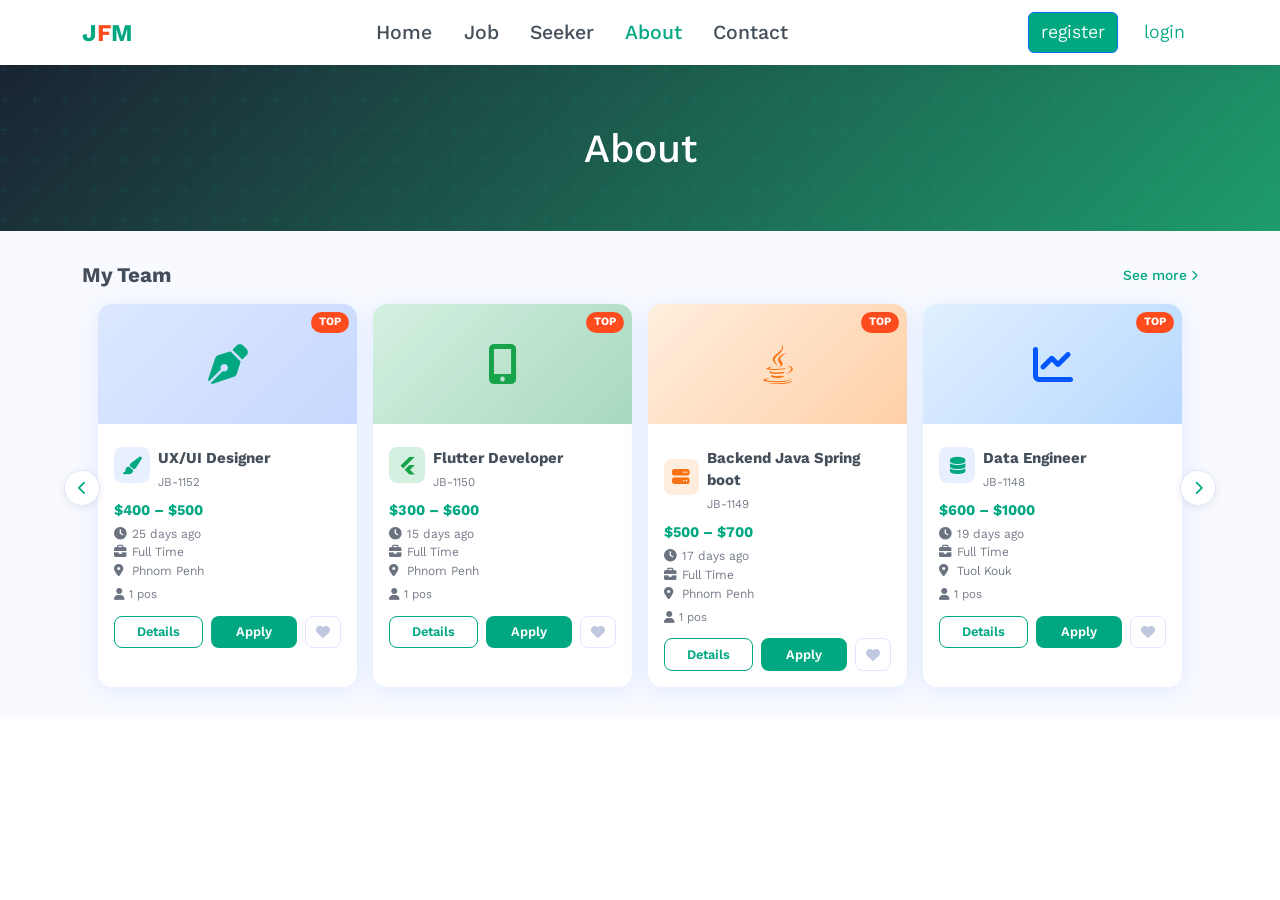
<file: frontend/asset/page/about.html>
<!doctype html>
<html lang="km">
  <head>
    <meta charset="UTF-8" />
    <meta name="viewport" content="width=device-width, initial-scale=1.0" />
    <title>Jobfinder</title>
    <link
      href="https://cdn.jsdelivr.net/npm/bootstrap@5.3.3/dist/css/bootstrap.min.css"
      rel="stylesheet"
    />
    <link
      href="https://cdnjs.cloudflare.com/ajax/libs/font-awesome/6.5.0/css/all.min.css"
      rel="stylesheet"
    />
    <link
      href="https://fonts.googleapis.com/css2?family=Hanuman:wght@400;700;900&family=Kantumruy+Pro:wght@300;400;500;600;700&display=swap"
      rel="stylesheet"
    />
    <link rel="stylesheet" href="../css/style.css" />
  </head>

  <body>
    <!-- ══════════════ NAVBAR ══════════════ -->
    <nav class="navbar navbar-expand-lg">
      <div class="container">
        <a class="navbar-brand" href="#">
          <span
            style="font-size: 1.5rem; font-weight: 900; color: var(--primary)"
            >J<span style="color: var(--accent)">F</span>M</span
          >
        </a>
        <button
          class="navbar-toggler border-0"
          type="button"
          data-bs-toggle="collapse"
          data-bs-target="#navMain"
        >
          <span class="navbar-toggler-icon"></span>
        </button>
        <div class="collapse navbar-collapse" id="navMain">
          <ul class="navbar-nav mx-auto gap-1">
            <li class="nav-item">
              <a class="nav-link text-secondary fs-5" href="/index.html"
                >Home</a
              >
            </li>
            <li class="nav-item">
              <a class="nav-link fs-5 " href="#">Job</a>
            </li>
            <li class="nav-item">
              <a class="nav-link fs-5 " href="#">Seeker</a>
            </li>
            <li class="nav-item">
              <a class="nav-link fs-5 active" href="#">About</a>
            </li>
            <li class="nav-item fs-4">
              <a class="nav-link fs-5" href="#">Contact</a>
            </li>
          </ul>
          <div class="navbar-icons d-flex align-items-center">
            <a
              href="#"
              class="btn btn-primary text-while"
              style="color: white !important"
              >register</a
            >
            <a href="#" class="btn text-primary">login</a>
          </div>
        </div>
      </div>
    </nav>

    <section class="about-hero">
      <div class="container position-relative" style="z-index: 1">
        <h1 class="text-center" style="color: white !important;">About</h1>

      </div>
    </section>

    <!-- ══════════════ JOBS ══════════════ -->
    <section class="jobs-section">
      <div class="container">
        <div class="d-flex align-items-center justify-content-between mb-3">
          <h2 class="section-title mb-0">My Team</h2>
          <a href="#" class="see-more"
            >See more <i class="fas fa-chevron-right fa-xs"></i
          ></a>
        </div>
        <div class="jobs-carousel-wrapper px-3">
          <div class="carousel-arrow left">
            <i class="fas fa-chevron-left fa-sm"></i>
          </div>
          <div class="row g-3">
            <!-- Job 1 -->
            <div class="col-6 col-md-4 col-lg-3">
              <div class="job-card">
                <div class="job-card-img">
                  <i class="fas fa-pen-nib"></i>
                  <span class="job-badge top">TOP</span>
                </div>
                <div class="job-card-body">
                  <div class="d-flex align-items-center gap-2">
                    <div class="job-company-logo">
                      <i class="fas fa-paint-brush"></i>
                    </div>
                    <div>
                      <div class="job-title">UX/UI Designer</div>
                      <div class="job-id">JB-1152</div>
                    </div>
                  </div>
                  <div class="job-salary mt-2">$400 – $500</div>
                  <div class="job-meta mt-1">
                    <div><i class="fas fa-clock"></i> 25 days ago</div>
                    <div><i class="fas fa-briefcase"></i> Full Time</div>
                    <div><i class="fas fa-map-marker-alt"></i> Phnom Penh</div>
                  </div>
                  <div
                    class="d-flex align-items-center gap-1 mt-1"
                    style="font-size: 0.75rem; color: var(--gray)"
                  >
                    <i class="fas fa-user"></i> 1 pos
                  </div>
                  <div class="job-actions">
                    <button class="btn-detail">Details</button>
                    <button class="btn-apply">Apply</button>
                    <button class="heart-btn">
                      <i class="fas fa-heart fa-sm"></i>
                    </button>
                  </div>
                </div>
              </div>
            </div>
            <!-- Job 2 -->
            <div class="col-6 col-md-4 col-lg-3">
              <div class="job-card">
                <div
                  class="job-card-img"
                  style="background: linear-gradient(135deg, #d4f0e0, #a8d8c0)"
                >
                  <i class="fas fa-mobile-alt" style="color: #16a34a"></i>
                  <span class="job-badge top">TOP</span>
                </div>
                <div class="job-card-body">
                  <div class="d-flex align-items-center gap-2">
                    <div
                      class="job-company-logo"
                      style="background: #d4f0e0; color: #16a34a"
                    >
                      <i class="fab fa-flutter"></i>
                    </div>
                    <div>
                      <div class="job-title">Flutter Developer</div>
                      <div class="job-id">JB-1150</div>
                    </div>
                  </div>
                  <div class="job-salary mt-2">$300 – $600</div>
                  <div class="job-meta mt-1">
                    <div><i class="fas fa-clock"></i> 15 days ago</div>
                    <div><i class="fas fa-briefcase"></i> Full Time</div>
                    <div><i class="fas fa-map-marker-alt"></i> Phnom Penh</div>
                  </div>
                  <div
                    class="d-flex align-items-center gap-1 mt-1"
                    style="font-size: 0.75rem; color: var(--gray)"
                  >
                    <i class="fas fa-user"></i> 1 pos
                  </div>
                  <div class="job-actions">
                    <button class="btn-detail">Details</button>
                    <button class="btn-apply">Apply</button>
                    <button class="heart-btn">
                      <i class="fas fa-heart fa-sm"></i>
                    </button>
                  </div>
                </div>
              </div>
            </div>
            <!-- Job 3 -->
            <div class="col-6 col-md-4 col-lg-3">
              <div class="job-card">
                <div
                  class="job-card-img"
                  style="background: linear-gradient(135deg, #ffeedd, #ffd0a8)"
                >
                  <i class="fab fa-java" style="color: #f97316"></i>
                  <span class="job-badge top">TOP</span>
                </div>
                <div class="job-card-body">
                  <div class="d-flex align-items-center gap-2">
                    <div
                      class="job-company-logo"
                      style="background: #ffeedd; color: #f97316"
                    >
                      <i class="fas fa-server"></i>
                    </div>
                    <div>
                      <div class="job-title">Backend Java Spring boot</div>
                      <div class="job-id">JB-1149</div>
                    </div>
                  </div>
                  <div class="job-salary mt-2">$500 – $700</div>
                  <div class="job-meta mt-1">
                    <div><i class="fas fa-clock"></i> 17 days ago</div>
                    <div><i class="fas fa-briefcase"></i> Full Time</div>
                    <div><i class="fas fa-map-marker-alt"></i> Phnom Penh</div>
                  </div>
                  <div
                    class="d-flex align-items-center gap-1 mt-1"
                    style="font-size: 0.75rem; color: var(--gray)"
                  >
                    <i class="fas fa-user"></i> 1 pos
                  </div>
                  <div class="job-actions">
                    <button class="btn-detail">Details</button>
                    <button class="btn-apply">Apply</button>
                    <button class="heart-btn">
                      <i class="fas fa-heart fa-sm"></i>
                    </button>
                  </div>
                </div>
              </div>
            </div>
            <!-- Job 4 -->
            <div class="col-6 col-md-4 col-lg-3">
              <div class="job-card">
                <div
                  class="job-card-img"
                  style="background: linear-gradient(135deg, #e0f0ff, #b8d8ff)"
                >
                  <i class="fas fa-chart-line" style="color: #0057ff"></i>
                  <span class="job-badge top">TOP</span>
                </div>
                <div class="job-card-body">
                  <div class="d-flex align-items-center gap-2">
                    <div class="job-company-logo">
                      <i class="fas fa-database"></i>
                    </div>
                    <div>
                      <div class="job-title">Data Engineer</div>
                      <div class="job-id">JB-1148</div>
                    </div>
                  </div>
                  <div class="job-salary mt-2">$600 – $1000</div>
                  <div class="job-meta mt-1">
                    <div><i class="fas fa-clock"></i> 19 days ago</div>
                    <div><i class="fas fa-briefcase"></i> Full Time</div>
                    <div><i class="fas fa-map-marker-alt"></i> Tuol Kouk</div>
                  </div>
                  <div
                    class="d-flex align-items-center gap-1 mt-1"
                    style="font-size: 0.75rem; color: var(--gray)"
                  >
                    <i class="fas fa-user"></i> 1 pos
                  </div>
                  <div class="job-actions">
                    <button class="btn-detail">Details</button>
                    <button class="btn-apply">Apply</button>
                    <button class="heart-btn">
                      <i class="fas fa-heart fa-sm"></i>
                    </button>
                  </div>
                </div>
              </div>
            </div>
          </div>
          <div class="carousel-arrow right">
            <i class="fas fa-chevron-right fa-sm"></i>
          </div>
        </div>
      </div>
    </section>
  </body>
  <script src="https://cdn.jsdelivr.net/npm/bootstrap@5.3.3/dist/js/bootstrap.bundle.min.js"></script>
  <script src="../js/script.js"></script>
</html>
</file>
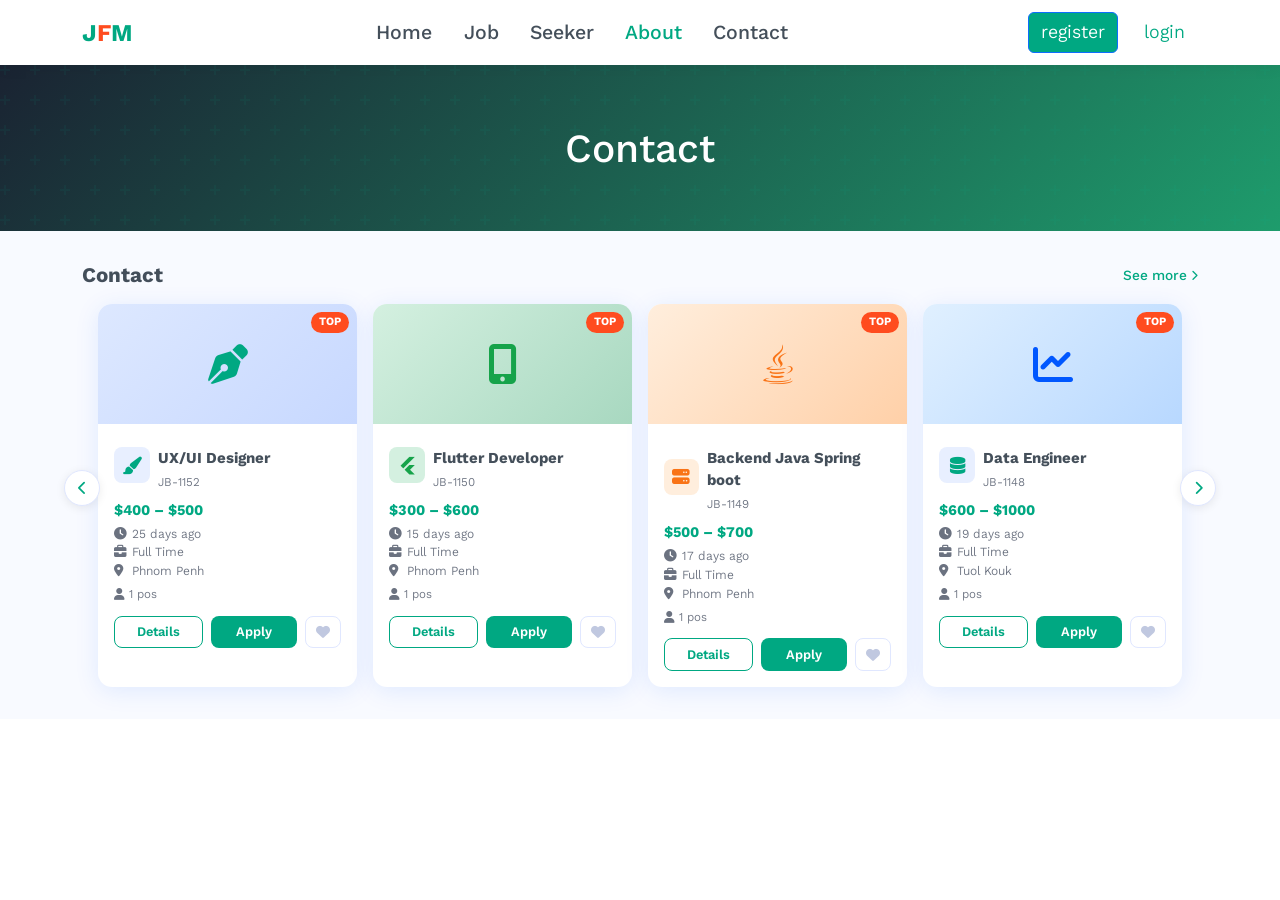
<file: frontend/asset/page/contact.html>
<!doctype html>
<html lang="km">
  <head>
    <meta charset="UTF-8" />
    <meta name="viewport" content="width=device-width, initial-scale=1.0" />
    <title>Jobfinder</title>
    <link
      href="https://cdn.jsdelivr.net/npm/bootstrap@5.3.3/dist/css/bootstrap.min.css"
      rel="stylesheet"
    />
    <link
      href="https://cdnjs.cloudflare.com/ajax/libs/font-awesome/6.5.0/css/all.min.css"
      rel="stylesheet"
    />
    <link
      href="https://fonts.googleapis.com/css2?family=Hanuman:wght@400;700;900&family=Kantumruy+Pro:wght@300;400;500;600;700&display=swap"
      rel="stylesheet"
    />
    <link rel="stylesheet" href="../css/style.css" />
  </head>

  <body>
    <!-- ══════════════ NAVBAR ══════════════ -->
    <nav class="navbar navbar-expand-lg">
      <div class="container">
        <a class="navbar-brand" href="#">
          <span
            style="font-size: 1.5rem; font-weight: 900; color: var(--primary)"
            >J<span style="color: var(--accent)">F</span>M</span
          >
        </a>
        <button
          class="navbar-toggler border-0"
          type="button"
          data-bs-toggle="collapse"
          data-bs-target="#navMain"
        >
          <span class="navbar-toggler-icon"></span>
        </button>
        <div class="collapse navbar-collapse" id="navMain">
          <ul class="navbar-nav mx-auto gap-1">
            <li class="nav-item">
              <a class="nav-link text-secondary fs-5" href="/index.html"
                >Home</a
              >
            </li>
            <li class="nav-item">
              <a class="nav-link fs-5 " href="#">Job</a>
            </li>
            <li class="nav-item">
              <a class="nav-link fs-5 " href="#">Seeker</a>
            </li>
            <li class="nav-item">
              <a class="nav-link fs-5 active" href="#">About</a>
            </li>
            <li class="nav-item fs-4">
              <a class="nav-link fs-5" href="#">Contact</a>
            </li>
          </ul>
          <div class="navbar-icons d-flex align-items-center">
            <a
              href="#"
              class="btn btn-primary text-while"
              style="color: white !important"
              >register</a
            >
            <a href="#" class="btn text-primary">login</a>
          </div>
        </div>
      </div>
    </nav>

    <section class="about-hero">
      <div class="container position-relative" style="z-index: 1">
        <h1 class="text-center" style="color: white !important;">Contact</h1>

      </div>
    </section>

    <!-- ══════════════ JOBS ══════════════ -->
    <section class="jobs-section">
      <div class="container">
        <div class="d-flex align-items-center justify-content-between mb-3">
          <h2 class="section-title mb-0">Contact</h2>
          <a href="#" class="see-more"
            >See more <i class="fas fa-chevron-right fa-xs"></i
          ></a>
        </div>
        <div class="jobs-carousel-wrapper px-3">
          <div class="carousel-arrow left">
            <i class="fas fa-chevron-left fa-sm"></i>
          </div>
          <div class="row g-3">
            <!-- Job 1 -->
            <div class="col-6 col-md-4 col-lg-3">
              <div class="job-card">
                <div class="job-card-img">
                  <i class="fas fa-pen-nib"></i>
                  <span class="job-badge top">TOP</span>
                </div>
                <div class="job-card-body">
                  <div class="d-flex align-items-center gap-2">
                    <div class="job-company-logo">
                      <i class="fas fa-paint-brush"></i>
                    </div>
                    <div>
                      <div class="job-title">UX/UI Designer</div>
                      <div class="job-id">JB-1152</div>
                    </div>
                  </div>
                  <div class="job-salary mt-2">$400 – $500</div>
                  <div class="job-meta mt-1">
                    <div><i class="fas fa-clock"></i> 25 days ago</div>
                    <div><i class="fas fa-briefcase"></i> Full Time</div>
                    <div><i class="fas fa-map-marker-alt"></i> Phnom Penh</div>
                  </div>
                  <div
                    class="d-flex align-items-center gap-1 mt-1"
                    style="font-size: 0.75rem; color: var(--gray)"
                  >
                    <i class="fas fa-user"></i> 1 pos
                  </div>
                  <div class="job-actions">
                    <button class="btn-detail">Details</button>
                    <button class="btn-apply">Apply</button>
                    <button class="heart-btn">
                      <i class="fas fa-heart fa-sm"></i>
                    </button>
                  </div>
                </div>
              </div>
            </div>
            <!-- Job 2 -->
            <div class="col-6 col-md-4 col-lg-3">
              <div class="job-card">
                <div
                  class="job-card-img"
                  style="background: linear-gradient(135deg, #d4f0e0, #a8d8c0)"
                >
                  <i class="fas fa-mobile-alt" style="color: #16a34a"></i>
                  <span class="job-badge top">TOP</span>
                </div>
                <div class="job-card-body">
                  <div class="d-flex align-items-center gap-2">
                    <div
                      class="job-company-logo"
                      style="background: #d4f0e0; color: #16a34a"
                    >
                      <i class="fab fa-flutter"></i>
                    </div>
                    <div>
                      <div class="job-title">Flutter Developer</div>
                      <div class="job-id">JB-1150</div>
                    </div>
                  </div>
                  <div class="job-salary mt-2">$300 – $600</div>
                  <div class="job-meta mt-1">
                    <div><i class="fas fa-clock"></i> 15 days ago</div>
                    <div><i class="fas fa-briefcase"></i> Full Time</div>
                    <div><i class="fas fa-map-marker-alt"></i> Phnom Penh</div>
                  </div>
                  <div
                    class="d-flex align-items-center gap-1 mt-1"
                    style="font-size: 0.75rem; color: var(--gray)"
                  >
                    <i class="fas fa-user"></i> 1 pos
                  </div>
                  <div class="job-actions">
                    <button class="btn-detail">Details</button>
                    <button class="btn-apply">Apply</button>
                    <button class="heart-btn">
                      <i class="fas fa-heart fa-sm"></i>
                    </button>
                  </div>
                </div>
              </div>
            </div>
            <!-- Job 3 -->
            <div class="col-6 col-md-4 col-lg-3">
              <div class="job-card">
                <div
                  class="job-card-img"
                  style="background: linear-gradient(135deg, #ffeedd, #ffd0a8)"
                >
                  <i class="fab fa-java" style="color: #f97316"></i>
                  <span class="job-badge top">TOP</span>
                </div>
                <div class="job-card-body">
                  <div class="d-flex align-items-center gap-2">
                    <div
                      class="job-company-logo"
                      style="background: #ffeedd; color: #f97316"
                    >
                      <i class="fas fa-server"></i>
                    </div>
                    <div>
                      <div class="job-title">Backend Java Spring boot</div>
                      <div class="job-id">JB-1149</div>
                    </div>
                  </div>
                  <div class="job-salary mt-2">$500 – $700</div>
                  <div class="job-meta mt-1">
                    <div><i class="fas fa-clock"></i> 17 days ago</div>
                    <div><i class="fas fa-briefcase"></i> Full Time</div>
                    <div><i class="fas fa-map-marker-alt"></i> Phnom Penh</div>
                  </div>
                  <div
                    class="d-flex align-items-center gap-1 mt-1"
                    style="font-size: 0.75rem; color: var(--gray)"
                  >
                    <i class="fas fa-user"></i> 1 pos
                  </div>
                  <div class="job-actions">
                    <button class="btn-detail">Details</button>
                    <button class="btn-apply">Apply</button>
                    <button class="heart-btn">
                      <i class="fas fa-heart fa-sm"></i>
                    </button>
                  </div>
                </div>
              </div>
            </div>
            <!-- Job 4 -->
            <div class="col-6 col-md-4 col-lg-3">
              <div class="job-card">
                <div
                  class="job-card-img"
                  style="background: linear-gradient(135deg, #e0f0ff, #b8d8ff)"
                >
                  <i class="fas fa-chart-line" style="color: #0057ff"></i>
                  <span class="job-badge top">TOP</span>
                </div>
                <div class="job-card-body">
                  <div class="d-flex align-items-center gap-2">
                    <div class="job-company-logo">
                      <i class="fas fa-database"></i>
                    </div>
                    <div>
                      <div class="job-title">Data Engineer</div>
                      <div class="job-id">JB-1148</div>
                    </div>
                  </div>
                  <div class="job-salary mt-2">$600 – $1000</div>
                  <div class="job-meta mt-1">
                    <div><i class="fas fa-clock"></i> 19 days ago</div>
                    <div><i class="fas fa-briefcase"></i> Full Time</div>
                    <div><i class="fas fa-map-marker-alt"></i> Tuol Kouk</div>
                  </div>
                  <div
                    class="d-flex align-items-center gap-1 mt-1"
                    style="font-size: 0.75rem; color: var(--gray)"
                  >
                    <i class="fas fa-user"></i> 1 pos
                  </div>
                  <div class="job-actions">
                    <button class="btn-detail">Details</button>
                    <button class="btn-apply">Apply</button>
                    <button class="heart-btn">
                      <i class="fas fa-heart fa-sm"></i>
                    </button>
                  </div>
                </div>
              </div>
            </div>
          </div>
          <div class="carousel-arrow right">
            <i class="fas fa-chevron-right fa-sm"></i>
          </div>
        </div>
      </div>
    </section>
  </body>
  <script src="https://cdn.jsdelivr.net/npm/bootstrap@5.3.3/dist/js/bootstrap.bundle.min.js"></script>
  <script src="../js/script.js"></script>
</html>
</file>
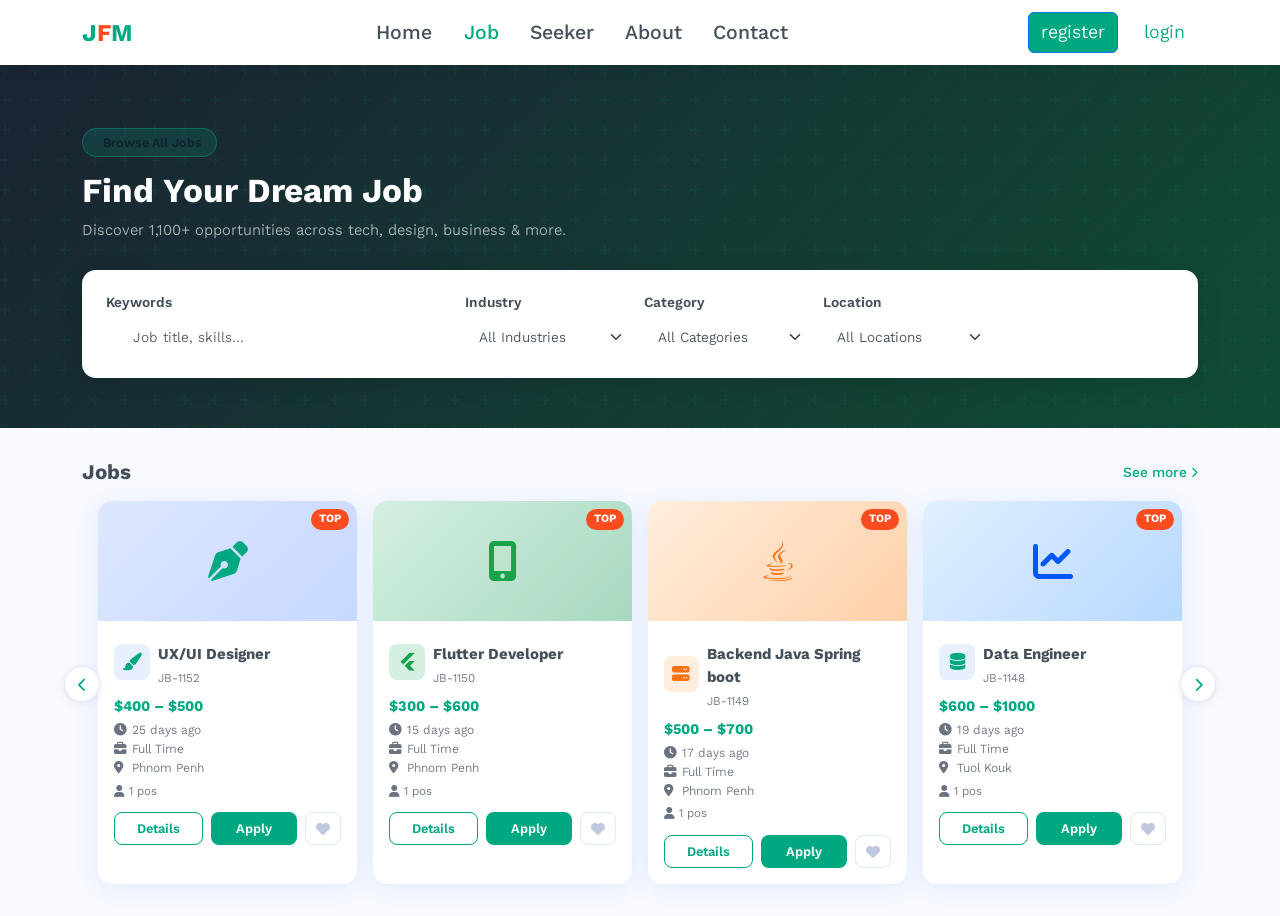
<file: frontend/asset/page/job.html>
<!doctype html>
<html lang="km">
  <head>
    <meta charset="UTF-8" />
    <meta name="viewport" content="width=device-width, initial-scale=1.0" />
    <title>Jobfinder</title>
    <link
      href="https://cdn.jsdelivr.net/npm/bootstrap@5.3.3/dist/css/bootstrap.min.css"
      rel="stylesheet"
    />
    <link
      href="https://cdnjs.cloudflare.com/ajax/libs/font-awesome/6.5.0/css/all.min.css"
      rel="stylesheet"
    />
    <link
      href="https://fonts.googleapis.com/css2?family=Hanuman:wght@400;700;900&family=Kantumruy+Pro:wght@300;400;500;600;700&display=swap"
      rel="stylesheet"
    />
    <link rel="stylesheet" href="../css/style.css" />
  </head>

  <body>
    <!-- ══════════════ NAVBAR ══════════════ -->
    <nav class="navbar navbar-expand-lg">
      <div class="container">
        <a class="navbar-brand" href="#">
          <span
            style="font-size: 1.5rem; font-weight: 900; color: var(--primary)"
            >J<span style="color: var(--accent)">F</span>M</span
          >
        </a>
        <button
          class="navbar-toggler border-0"
          type="button"
          data-bs-toggle="collapse"
          data-bs-target="#navMain"
        >
          <span class="navbar-toggler-icon"></span>
        </button>
        <div class="collapse navbar-collapse" id="navMain">
          <ul class="navbar-nav mx-auto gap-1">
            <li class="nav-item">
              <a class="nav-link text-secondary fs-5" href="/index.html"
                >Home</a
              >
            </li>
            <li class="nav-item">
              <a class="nav-link fs-5 active" href="#">Job</a>
            </li>
            <li class="nav-item">
              <a class="nav-link fs-5 text-secondary" href="#">Seeker</a>
            </li>
            <li class="nav-item">
              <a class="nav-link fs-5" href="#">About</a>
            </li>
            <li class="nav-item fs-4">
              <a class="nav-link fs-5" href="#">Contact</a>
            </li>
          </ul>
          <div class="navbar-icons d-flex align-items-center">
            <a
              href="#"
              class="btn btn-primary text-while"
              style="color: white !important"
              >register</a
            >
            <a href="#" class="btn text-primary">login</a>
          </div>
        </div>
      </div>
    </nav>

    <section class="jobs-hero">
      <div class="container position-relative" style="z-index: 1">
        <div class="hero-badge">
          <i class="bi bi-briefcase-fill"></i> Browse All Jobs
        </div>
        <h1>Find Your Dream Job</h1>
        <p>
          Discover 1,100+ opportunities across tech, design, business & more.
        </p>

        <!-- Search Box -->
        <div class="search-wrap">
          <div class="row g-2 align-items-end">
            <div class="col-lg-4 col-md-6">
              <label class="form-label small fw-semibold mb-1">Keywords</label>
              <div class="input-group">
                <span
                  class="input-group-text bg-white border-end-0"
                  style="
                    border-radius: 10px 0 0 10px;
                    border: 1px solid var(--border);
                  "
                >
                  <i class="bi bi-search text-muted"></i>
                </span>
                <input
                  type="text"
                  class="form-control border-start-0 ps-1"
                  placeholder="Job title, skills…"
                  style="border-radius: 0 10px 10px 0"
                />
              </div>
            </div>
            <div class="col-lg-2 col-md-6">
              <label class="form-label small fw-semibold mb-1">Industry</label>
              <select class="form-select">
                <option>All Industries</option>
                <option>Technology</option>
                <option>Finance</option>
                <option>Healthcare</option>
                <option>Design</option>
              </select>
            </div>
            <div class="col-lg-2 col-md-4">
              <label class="form-label small fw-semibold mb-1">Category</label>
              <select class="form-select">
                <option>All Categories</option>
                <option>Full Time</option>
                <option>Part Time</option>
                <option>Internship</option>
                <option>Remote</option>
              </select>
            </div>
            <div class="col-lg-2 col-md-4">
              <label class="form-label small fw-semibold mb-1">Location</label>
              <select class="form-select">
                <option>All Locations</option>
                <option>Phnom Penh</option>
                <option>Siem Reap</option>
                <option>Battambang</option>
              </select>
            </div>
            <div class="col-lg-2 col-md-4">
              <button class="btn-search btn w-100">
                <i class="bi bi-search me-1"></i> Search
              </button>
            </div>
          </div>
        </div>
      </div>
    </section>

    <!-- ══════════════ JOBS ══════════════ -->
    <section class="jobs-section">
      <div class="container">
        <div class="d-flex align-items-center justify-content-between mb-3">
          <h2 class="section-title mb-0">Jobs</h2>
          <a href="#" class="see-more"
            >See more <i class="fas fa-chevron-right fa-xs"></i
          ></a>
        </div>
        <div class="jobs-carousel-wrapper px-3">
          <div class="carousel-arrow left">
            <i class="fas fa-chevron-left fa-sm"></i>
          </div>
          <div class="row g-3">
            <!-- Job 1 -->
            <div class="col-6 col-md-4 col-lg-3">
              <div class="job-card">
                <div class="job-card-img">
                  <i class="fas fa-pen-nib"></i>
                  <span class="job-badge top">TOP</span>
                </div>
                <div class="job-card-body">
                  <div class="d-flex align-items-center gap-2">
                    <div class="job-company-logo">
                      <i class="fas fa-paint-brush"></i>
                    </div>
                    <div>
                      <div class="job-title">UX/UI Designer</div>
                      <div class="job-id">JB-1152</div>
                    </div>
                  </div>
                  <div class="job-salary mt-2">$400 – $500</div>
                  <div class="job-meta mt-1">
                    <div><i class="fas fa-clock"></i> 25 days ago</div>
                    <div><i class="fas fa-briefcase"></i> Full Time</div>
                    <div><i class="fas fa-map-marker-alt"></i> Phnom Penh</div>
                  </div>
                  <div
                    class="d-flex align-items-center gap-1 mt-1"
                    style="font-size: 0.75rem; color: var(--gray)"
                  >
                    <i class="fas fa-user"></i> 1 pos
                  </div>
                  <div class="job-actions">
                    <button class="btn-detail">Details</button>
                    <button class="btn-apply">Apply</button>
                    <button class="heart-btn">
                      <i class="fas fa-heart fa-sm"></i>
                    </button>
                  </div>
                </div>
              </div>
            </div>
            <!-- Job 2 -->
            <div class="col-6 col-md-4 col-lg-3">
              <div class="job-card">
                <div
                  class="job-card-img"
                  style="background: linear-gradient(135deg, #d4f0e0, #a8d8c0)"
                >
                  <i class="fas fa-mobile-alt" style="color: #16a34a"></i>
                  <span class="job-badge top">TOP</span>
                </div>
                <div class="job-card-body">
                  <div class="d-flex align-items-center gap-2">
                    <div
                      class="job-company-logo"
                      style="background: #d4f0e0; color: #16a34a"
                    >
                      <i class="fab fa-flutter"></i>
                    </div>
                    <div>
                      <div class="job-title">Flutter Developer</div>
                      <div class="job-id">JB-1150</div>
                    </div>
                  </div>
                  <div class="job-salary mt-2">$300 – $600</div>
                  <div class="job-meta mt-1">
                    <div><i class="fas fa-clock"></i> 15 days ago</div>
                    <div><i class="fas fa-briefcase"></i> Full Time</div>
                    <div><i class="fas fa-map-marker-alt"></i> Phnom Penh</div>
                  </div>
                  <div
                    class="d-flex align-items-center gap-1 mt-1"
                    style="font-size: 0.75rem; color: var(--gray)"
                  >
                    <i class="fas fa-user"></i> 1 pos
                  </div>
                  <div class="job-actions">
                    <button class="btn-detail">Details</button>
                    <button class="btn-apply">Apply</button>
                    <button class="heart-btn">
                      <i class="fas fa-heart fa-sm"></i>
                    </button>
                  </div>
                </div>
              </div>
            </div>
            <!-- Job 3 -->
            <div class="col-6 col-md-4 col-lg-3">
              <div class="job-card">
                <div
                  class="job-card-img"
                  style="background: linear-gradient(135deg, #ffeedd, #ffd0a8)"
                >
                  <i class="fab fa-java" style="color: #f97316"></i>
                  <span class="job-badge top">TOP</span>
                </div>
                <div class="job-card-body">
                  <div class="d-flex align-items-center gap-2">
                    <div
                      class="job-company-logo"
                      style="background: #ffeedd; color: #f97316"
                    >
                      <i class="fas fa-server"></i>
                    </div>
                    <div>
                      <div class="job-title">Backend Java Spring boot</div>
                      <div class="job-id">JB-1149</div>
                    </div>
                  </div>
                  <div class="job-salary mt-2">$500 – $700</div>
                  <div class="job-meta mt-1">
                    <div><i class="fas fa-clock"></i> 17 days ago</div>
                    <div><i class="fas fa-briefcase"></i> Full Time</div>
                    <div><i class="fas fa-map-marker-alt"></i> Phnom Penh</div>
                  </div>
                  <div
                    class="d-flex align-items-center gap-1 mt-1"
                    style="font-size: 0.75rem; color: var(--gray)"
                  >
                    <i class="fas fa-user"></i> 1 pos
                  </div>
                  <div class="job-actions">
                    <button class="btn-detail">Details</button>
                    <button class="btn-apply">Apply</button>
                    <button class="heart-btn">
                      <i class="fas fa-heart fa-sm"></i>
                    </button>
                  </div>
                </div>
              </div>
            </div>
            <!-- Job 4 -->
            <div class="col-6 col-md-4 col-lg-3">
              <div class="job-card">
                <div
                  class="job-card-img"
                  style="background: linear-gradient(135deg, #e0f0ff, #b8d8ff)"
                >
                  <i class="fas fa-chart-line" style="color: #0057ff"></i>
                  <span class="job-badge top">TOP</span>
                </div>
                <div class="job-card-body">
                  <div class="d-flex align-items-center gap-2">
                    <div class="job-company-logo">
                      <i class="fas fa-database"></i>
                    </div>
                    <div>
                      <div class="job-title">Data Engineer</div>
                      <div class="job-id">JB-1148</div>
                    </div>
                  </div>
                  <div class="job-salary mt-2">$600 – $1000</div>
                  <div class="job-meta mt-1">
                    <div><i class="fas fa-clock"></i> 19 days ago</div>
                    <div><i class="fas fa-briefcase"></i> Full Time</div>
                    <div><i class="fas fa-map-marker-alt"></i> Tuol Kouk</div>
                  </div>
                  <div
                    class="d-flex align-items-center gap-1 mt-1"
                    style="font-size: 0.75rem; color: var(--gray)"
                  >
                    <i class="fas fa-user"></i> 1 pos
                  </div>
                  <div class="job-actions">
                    <button class="btn-detail">Details</button>
                    <button class="btn-apply">Apply</button>
                    <button class="heart-btn">
                      <i class="fas fa-heart fa-sm"></i>
                    </button>
                  </div>
                </div>
              </div>
            </div>
          </div>
          <div class="carousel-arrow right">
            <i class="fas fa-chevron-right fa-sm"></i>
          </div>
        </div>
      </div>
    </section>
  </body>
  <script src="https://cdn.jsdelivr.net/npm/bootstrap@5.3.3/dist/js/bootstrap.bundle.min.js"></script>
  <script src="../js/script.js"></script>
</html>
</file>
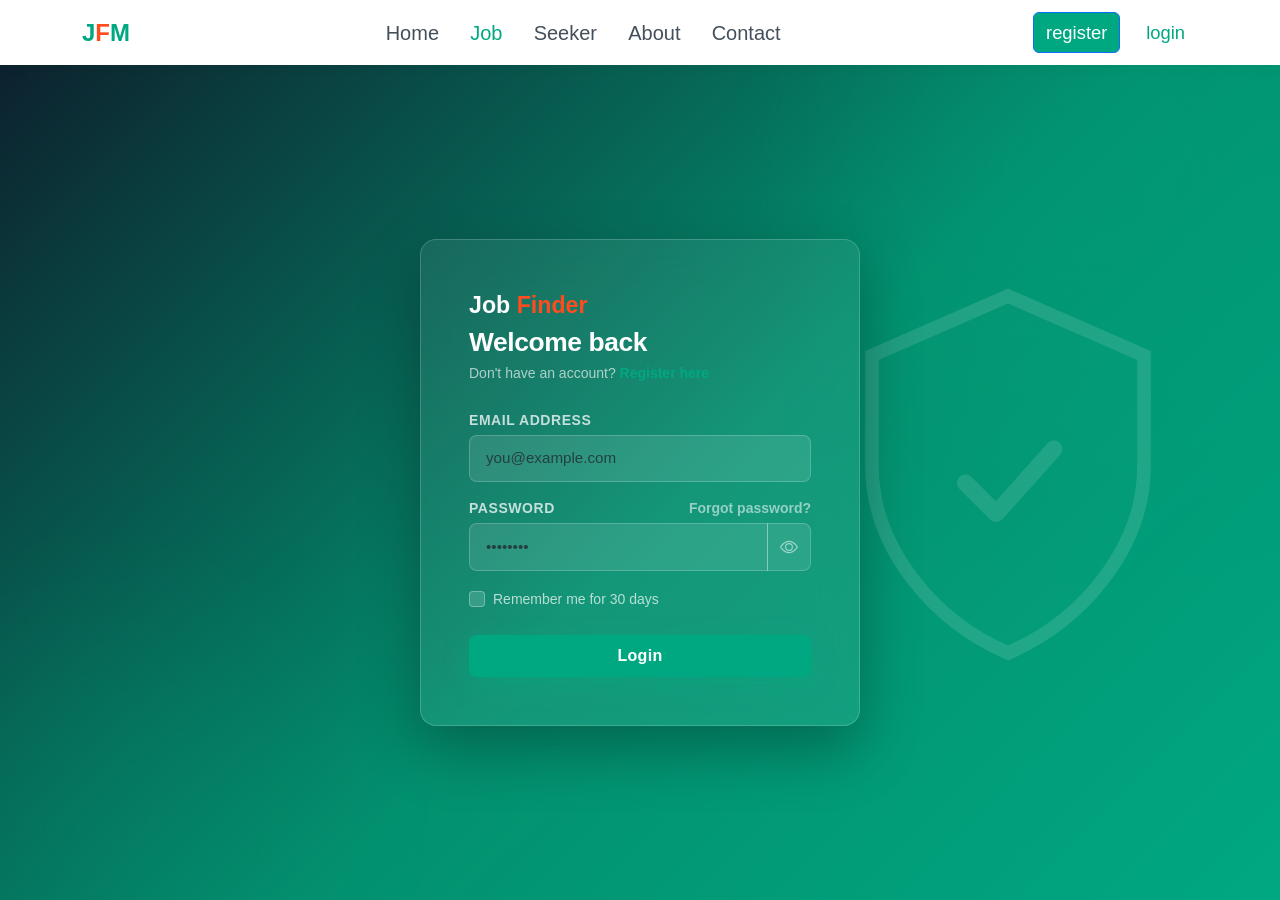
<file: frontend/asset/page/login.html>
<!doctype html>
<html lang="km">
  <head>
    <meta charset="UTF-8" />
    <meta name="viewport" content="width=device-width, initial-scale=1.0" />
    <title>Jobfinder</title>
    <link
      href="https://cdn.jsdelivr.net/npm/bootstrap@5.3.3/dist/css/bootstrap.min.css"
      rel="stylesheet"
    />
    <link
      href="https://cdnjs.cloudflare.com/ajax/libs/font-awesome/6.5.0/css/all.min.css"
      rel="stylesheet"
    />
    <link
      href="https://fonts.googleapis.com/css2?family=Hanuman:wght@400;700;900&family=Kantumruy+Pro:wght@300;400;500;600;700&display=swap"
      rel="stylesheet"
    />
    <link rel="stylesheet" href="../css/style.css" />
  </head>

  <body class="d-flex flex-column min-vh-100"
      style="background: linear-gradient(135deg,#0d1b2a 0%,#03906f 55%,#00a882 100%);
             font-family:'Plus Jakarta Sans',sans-serif;">
    <!-- ══════════════ NAVBAR ══════════════ -->

    <nav class="navbar navbar-expand-lg">
      <div class="container">
        <a class="navbar-brand" href="#">
          <span
            style="font-size: 1.5rem; font-weight: 900; color: var(--primary)"
            >J<span style="color: var(--accent)">F</span>M</span
          >
        </a>
        <button
          class="navbar-toggler border-0"
          type="button"
          data-bs-toggle="collapse"
          data-bs-target="#navMain"
        >
          <span class="navbar-toggler-icon"></span>
        </button>
        <div class="collapse navbar-collapse" id="navMain">
          <ul class="navbar-nav mx-auto gap-1">
            <li class="nav-item">
              <a
                class="nav-link text-secondary fs-5"
                href="/frontend/index.html"
                >Home</a
              >
            </li>
            <li class="nav-item">
              <a class="nav-link fs-5 active" href="#">Job</a>
            </li>
            <li class="nav-item">
              <a class="nav-link fs-5 text-secondary" href="seekers.html"
                >Seeker</a
              >
            </li>
            <li class="nav-item">
              <a class="nav-link fs-5" href="about.html">About</a>
            </li>
            <li class="nav-item fs-4">
              <a class="nav-link fs-5" href="contact.html">Contact</a>
            </li>
          </ul>
          <div class="navbar-icons d-flex align-items-center">
            <a
              href="#"
              class="btn btn-primary text-while"
              style="color: white !important"
              >register</a
            >
            <a href="#" class="btn text-primary">login</a>
          </div>
        </div>
      </div>
    </nav>

    <!-- ═══════════════ PAGE BODY ═══════════════ -->
  <div class="flex-grow-1 d-flex align-items-center justify-content-center py-5 position-relative overflow-hidden">
 
    <!-- Decorative blobs (inline only — pure presentational, no class needed) -->
    <div class="position-absolute rounded-circle"
         style="width:500px;height:500px;background:#00a882;
                filter:blur(80px);opacity:.18;top:-120px;right:-80px;pointer-events:none;"></div>
    <div class="position-absolute rounded-circle"
         style="width:350px;height:350px;background:#03906f;
                filter:blur(80px);opacity:.18;bottom:-80px;left:-60px;pointer-events:none;"></div>
 
    <!-- Shield watermark -->
    <svg class="position-absolute d-none d-lg-block"
         style="right:8%;top:50%;transform:translateY(-50%);width:340px;opacity:.12;"
         viewBox="0 0 200 240" fill="none" xmlns="http://www.w3.org/2000/svg">
      <path d="M100 10L20 45V110C20 158 56 201 100 220C144 201 180 158 180 110V45L100 10Z"
            stroke="white" stroke-width="8" fill="none"/>
      <path d="M100 10L20 45V110C20 158 56 201 100 220C144 201 180 158 180 110V45L100 10Z"
            fill="white" fill-opacity="0.08"/>
      <path d="M75 120l18 18 34-38" stroke="white" stroke-width="10"
            stroke-linecap="round" stroke-linejoin="round"/>
    </svg>
 
 
    <!-- ══════ LOGIN CARD ══════ -->
    <div class="position-relative rounded-4 p-5 w-100"
         style="max-width:440px;
                background:rgba(255,255,255,0.07);
                backdrop-filter:blur(18px);
                -webkit-backdrop-filter:blur(18px);
                border:1px solid rgba(255,255,255,0.18);
                box-shadow:0 24px 60px rgba(0,0,0,.3);
                z-index:10;">
 
      <!-- Card logo -->
      <div class="fw-bold mb-1 text-white" style="font-size:1.45rem;">
        Job <span style="color:#ff4c1f;">Finder</span>
      </div>
 
      <!-- Card title -->
      <h2 class="fw-bold text-white mb-1" style="font-size:1.65rem;letter-spacing:-.4px;">
        Welcome back
      </h2>
 
      <!-- Card subtitle -->
      <p class="mb-4 small" style="color:rgba(255,255,255,.65);">
        Don't have an account?
        <a href="#" class="fw-bold text-decoration-none" style="color:#00a882;">Register here</a>
      </p>
 
      <!-- ── FORM ── -->
      <form id="loginForm" novalidate>
 
        <!-- Email -->
        <div class="mb-3">
          <label for="email"
                 class="form-label fw-bold text-uppercase small mb-1 letter-spacing-1"
                 style="color:rgba(255,255,255,.75);letter-spacing:.04em;">
            Email address
          </label>
          <input type="email" id="email"
                 class="form-control rounded-3 border-0"
                 placeholder="you@example.com"
                 required
                 style="background:rgba(255,255,255,.1);
                        border:1px solid rgba(255,255,255,.2)!important;
                        color:#fff;padding:.72rem 1rem;font-size:.95rem;">
          <div class="invalid-feedback" style="color:#ff8a7a;">
            Please enter a valid email.
          </div>
        </div>
 
        <!-- Password -->
        <div class="mb-2">
          <div class="d-flex justify-content-between align-items-center mb-1">
            <label for="password"
                   class="form-label fw-bold text-uppercase small mb-0"
                   style="color:rgba(255,255,255,.75);letter-spacing:.04em;">
              Password
            </label>
            <a href="#" class="small fw-semibold text-decoration-none"
               style="color:rgba(255,255,255,.55);">Forgot password?</a>
          </div>
 
          <div class="input-group">
            <input type="password" id="password"
                   class="form-control border-end-0 rounded-start-3"
                   placeholder="••••••••"
                   required minlength="6"
                   style="background:rgba(255,255,255,.1);
                          border:1px solid rgba(255,255,255,.2)!important;
                          color:#fff;padding:.72rem 1rem;font-size:.95rem;">
            <span id="togglePwd"
                  class="input-group-text border-start-0 rounded-end-3"
                  style="background:rgba(255,255,255,.1);
                         border:1px solid rgba(255,255,255,.2)!important;
                         color:rgba(255,255,255,.55);cursor:pointer;">
              <svg id="eyeIcon" xmlns="http://www.w3.org/2000/svg"
                   width="18" height="18" fill="currentColor" viewBox="0 0 16 16">
                <path d="M16 8s-3-5.5-8-5.5S0 8 0 8s3 5.5 8 5.5S16 8 16 8zM1.173
                         8a13.133 13.133 0 0 1 1.66-2.043C4.12 4.668 5.88 3.5 8 3.5c2.12
                         0 3.879 1.168 5.168 2.457A13.133 13.133 0 0 1 14.828
                         8c-.058.087-.122.183-.195.288-.335.48-.83 1.12-1.465
                         1.755C11.879 11.332 10.119 12.5 8 12.5c-2.12 0-3.879-1.168-5.168-2.457A13.134
                         13.134 0 0 1 1.172 8z"/>
                <path d="M8 5.5a2.5 2.5 0 1 0 0 5 2.5 2.5 0 0 0
                         0-5zM4.5 8a3.5 3.5 0 1 1 7 0 3.5 3.5 0 0 1-7 0z"/>
              </svg>
            </span>
          </div>
          <div id="pwdError" class="mt-1 small d-none" style="color:#ff8a7a;"></div>
        </div>
 
        <!-- Remember me -->
        <div class="form-check mt-3 mb-4">
          <input type="checkbox" class="form-check-input" id="remember"
                 style="background-color:rgba(255,255,255,.15);
                        border-color:rgba(255,255,255,.3);">
          <label class="form-check-label small" for="remember"
                 style="color:rgba(255,255,255,.7);">
            Remember me for 30 days
          </label>
        </div>
 
        <!-- Submit -->
        <button type="submit"
                class="btn w-100 fw-bold rounded-3 py-2"
                style="background:#00a882;color:#fff;font-size:1rem;
                       letter-spacing:.02em;
                       box-shadow:0 8px 24px rgba(0,168,130,.35);
                       transition:background .2s,transform .15s,box-shadow .2s;"
                onmouseover="this.style.background='#03906f';this.style.transform='translateY(-2px)';"
                onmouseout="this.style.background='#00a882';this.style.transform='none';">
          Login
        </button>
 
      </form>
      <!-- ── END FORM ── -->


  </body>
  <script src="https://cdn.jsdelivr.net/npm/bootstrap@5.3.3/dist/js/bootstrap.bundle.min.js"></script>
  <script src="../js/script.js"></script>
</html>
</file>
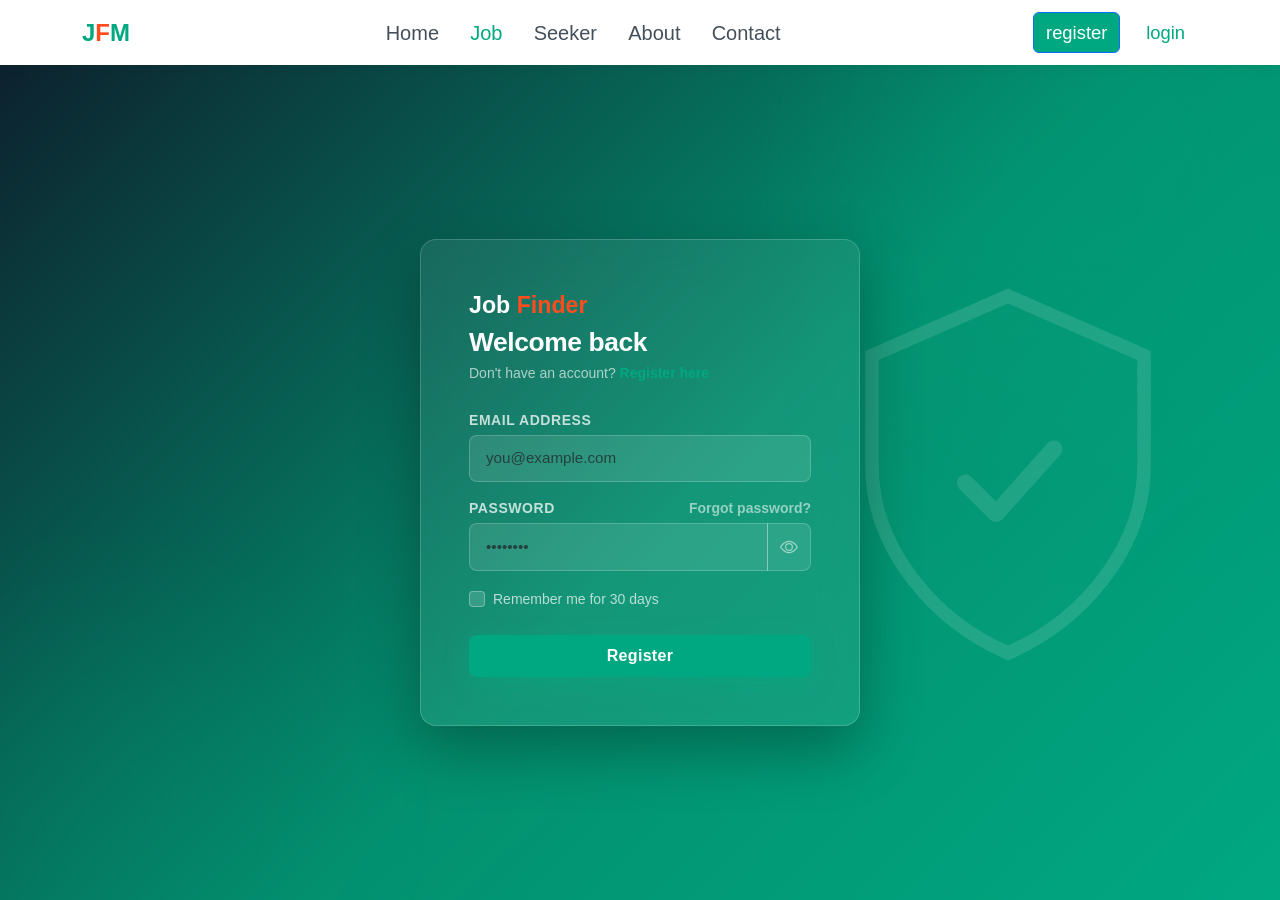
<file: frontend/asset/page/register.html>
<!doctype html>
<html lang="km">
  <head>
    <meta charset="UTF-8" />
    <meta name="viewport" content="width=device-width, initial-scale=1.0" />
    <title>Jobfinder</title>
    <link
      href="https://cdn.jsdelivr.net/npm/bootstrap@5.3.3/dist/css/bootstrap.min.css"
      rel="stylesheet"
    />
    <link
      href="https://cdnjs.cloudflare.com/ajax/libs/font-awesome/6.5.0/css/all.min.css"
      rel="stylesheet"
    />
    <link
      href="https://fonts.googleapis.com/css2?family=Hanuman:wght@400;700;900&family=Kantumruy+Pro:wght@300;400;500;600;700&display=swap"
      rel="stylesheet"
    />
    <link rel="stylesheet" href="../css/style.css" />
  </head>

  <body class="d-flex flex-column min-vh-100"
      style="background: linear-gradient(135deg,#0d1b2a 0%,#03906f 55%,#00a882 100%);
             font-family:'Plus Jakarta Sans',sans-serif;">
    <!-- ══════════════ NAVBAR ══════════════ -->

    <nav class="navbar navbar-expand-lg">
      <div class="container">
        <a class="navbar-brand" href="#">
          <span
            style="font-size: 1.5rem; font-weight: 900; color: var(--primary)"
            >J<span style="color: var(--accent)">F</span>M</span
          >
        </a>
        <button
          class="navbar-toggler border-0"
          type="button"
          data-bs-toggle="collapse"
          data-bs-target="#navMain"
        >
          <span class="navbar-toggler-icon"></span>
        </button>
        <div class="collapse navbar-collapse" id="navMain">
          <ul class="navbar-nav mx-auto gap-1">
            <li class="nav-item">
              <a
                class="nav-link text-secondary fs-5"
                href="/frontend/index.html"
                >Home</a
              >
            </li>
            <li class="nav-item">
              <a class="nav-link fs-5 active" href="#">Job</a>
            </li>
            <li class="nav-item">
              <a class="nav-link fs-5 text-secondary" href="seekers.html"
                >Seeker</a
              >
            </li>
            <li class="nav-item">
              <a class="nav-link fs-5" href="about.html">About</a>
            </li>
            <li class="nav-item fs-4">
              <a class="nav-link fs-5" href="contact.html">Contact</a>
            </li>
          </ul>
          <div class="navbar-icons d-flex align-items-center">
            <a
              href="#"
              class="btn btn-primary text-while"
              style="color: white !important"
              >register</a
            >
            <a href="#" class="btn text-primary">login</a>
          </div>
        </div>
      </div>
    </nav>

    <!-- ═══════════════ PAGE BODY ═══════════════ -->
  <div class="flex-grow-1 d-flex align-items-center justify-content-center py-5 position-relative overflow-hidden">
 
    <!-- Decorative blobs (inline only — pure presentational, no class needed) -->
    <div class="position-absolute rounded-circle"
         style="width:500px;height:500px;background:#00a882;
                filter:blur(80px);opacity:.18;top:-120px;right:-80px;pointer-events:none;"></div>
    <div class="position-absolute rounded-circle"
         style="width:350px;height:350px;background:#03906f;
                filter:blur(80px);opacity:.18;bottom:-80px;left:-60px;pointer-events:none;"></div>
 
    <!-- Shield watermark -->
    <svg class="position-absolute d-none d-lg-block"
         style="right:8%;top:50%;transform:translateY(-50%);width:340px;opacity:.12;"
         viewBox="0 0 200 240" fill="none" xmlns="http://www.w3.org/2000/svg">
      <path d="M100 10L20 45V110C20 158 56 201 100 220C144 201 180 158 180 110V45L100 10Z"
            stroke="white" stroke-width="8" fill="none"/>
      <path d="M100 10L20 45V110C20 158 56 201 100 220C144 201 180 158 180 110V45L100 10Z"
            fill="white" fill-opacity="0.08"/>
      <path d="M75 120l18 18 34-38" stroke="white" stroke-width="10"
            stroke-linecap="round" stroke-linejoin="round"/>
    </svg>
 
 
    <!-- ══════ LOGIN CARD ══════ -->
    <div class="position-relative rounded-4 p-5 w-100"
         style="max-width:440px;
                background:rgba(255,255,255,0.07);
                backdrop-filter:blur(18px);
                -webkit-backdrop-filter:blur(18px);
                border:1px solid rgba(255,255,255,0.18);
                box-shadow:0 24px 60px rgba(0,0,0,.3);
                z-index:10;">
 
      <!-- Card logo -->
      <div class="fw-bold mb-1 text-white" style="font-size:1.45rem;">
        Job <span style="color:#ff4c1f;">Finder</span>
      </div>
 
      <!-- Card title -->
      <h2 class="fw-bold text-white mb-1" style="font-size:1.65rem;letter-spacing:-.4px;">
        Welcome back
      </h2>
 
      <!-- Card subtitle -->
      <p class="mb-4 small" style="color:rgba(255,255,255,.65);">
        Don't have an account?
        <a href="#" class="fw-bold text-decoration-none" style="color:#00a882;">Register here</a>
      </p>
 
      <!-- ── FORM ── -->
      <form id="loginForm" novalidate>
 
        <!-- Email -->
        <div class="mb-3">
          <label for="email"
                 class="form-label fw-bold text-uppercase small mb-1 letter-spacing-1"
                 style="color:rgba(255,255,255,.75);letter-spacing:.04em;">
            Email address
          </label>
          <input type="email" id="email"
                 class="form-control rounded-3 border-0"
                 placeholder="you@example.com"
                 required
                 style="background:rgba(255,255,255,.1);
                        border:1px solid rgba(255,255,255,.2)!important;
                        color:#fff;padding:.72rem 1rem;font-size:.95rem;">
          <div class="invalid-feedback" style="color:#ff8a7a;">
            Please enter a valid email.
          </div>
        </div>
 
        <!-- Password -->
        <div class="mb-2">
          <div class="d-flex justify-content-between align-items-center mb-1">
            <label for="password"
                   class="form-label fw-bold text-uppercase small mb-0"
                   style="color:rgba(255,255,255,.75);letter-spacing:.04em;">
              Password
            </label>
            <a href="#" class="small fw-semibold text-decoration-none"
               style="color:rgba(255,255,255,.55);">Forgot password?</a>
          </div>
 
          <div class="input-group">
            <input type="password" id="password"
                   class="form-control border-end-0 rounded-start-3"
                   placeholder="••••••••"
                   required minlength="6"
                   style="background:rgba(255,255,255,.1);
                          border:1px solid rgba(255,255,255,.2)!important;
                          color:#fff;padding:.72rem 1rem;font-size:.95rem;">
            <span id="togglePwd"
                  class="input-group-text border-start-0 rounded-end-3"
                  style="background:rgba(255,255,255,.1);
                         border:1px solid rgba(255,255,255,.2)!important;
                         color:rgba(255,255,255,.55);cursor:pointer;">
              <svg id="eyeIcon" xmlns="http://www.w3.org/2000/svg"
                   width="18" height="18" fill="currentColor" viewBox="0 0 16 16">
                <path d="M16 8s-3-5.5-8-5.5S0 8 0 8s3 5.5 8 5.5S16 8 16 8zM1.173
                         8a13.133 13.133 0 0 1 1.66-2.043C4.12 4.668 5.88 3.5 8 3.5c2.12
                         0 3.879 1.168 5.168 2.457A13.133 13.133 0 0 1 14.828
                         8c-.058.087-.122.183-.195.288-.335.48-.83 1.12-1.465
                         1.755C11.879 11.332 10.119 12.5 8 12.5c-2.12 0-3.879-1.168-5.168-2.457A13.134
                         13.134 0 0 1 1.172 8z"/>
                <path d="M8 5.5a2.5 2.5 0 1 0 0 5 2.5 2.5 0 0 0
                         0-5zM4.5 8a3.5 3.5 0 1 1 7 0 3.5 3.5 0 0 1-7 0z"/>
              </svg>
            </span>
          </div>
          <div id="pwdError" class="mt-1 small d-none" style="color:#ff8a7a;"></div>
        </div>
 
        <!-- Remember me -->
        <div class="form-check mt-3 mb-4">
          <input type="checkbox" class="form-check-input" id="remember"
                 style="background-color:rgba(255,255,255,.15);
                        border-color:rgba(255,255,255,.3);">
          <label class="form-check-label small" for="remember"
                 style="color:rgba(255,255,255,.7);">
            Remember me for 30 days
          </label>
        </div>
 
        <!-- Submit -->
        <button type="submit"
                class="btn w-100 fw-bold rounded-3 py-2"
                style="background:#00a882;color:#fff;font-size:1rem;
                       letter-spacing:.02em;
                       box-shadow:0 8px 24px rgba(0,168,130,.35);
                       transition:background .2s,transform .15s,box-shadow .2s;"
                onmouseover="this.style.background='#03906f';this.style.transform='translateY(-2px)';"
                onmouseout="this.style.background='#00a882';this.style.transform='none';">
          Register
        </button>
 
      </form>
      <!-- ── END FORM ── -->


  </body>
  <script src="https://cdn.jsdelivr.net/npm/bootstrap@5.3.3/dist/js/bootstrap.bundle.min.js"></script>
  <script src="../js/script.js"></script>
</html>
</file>
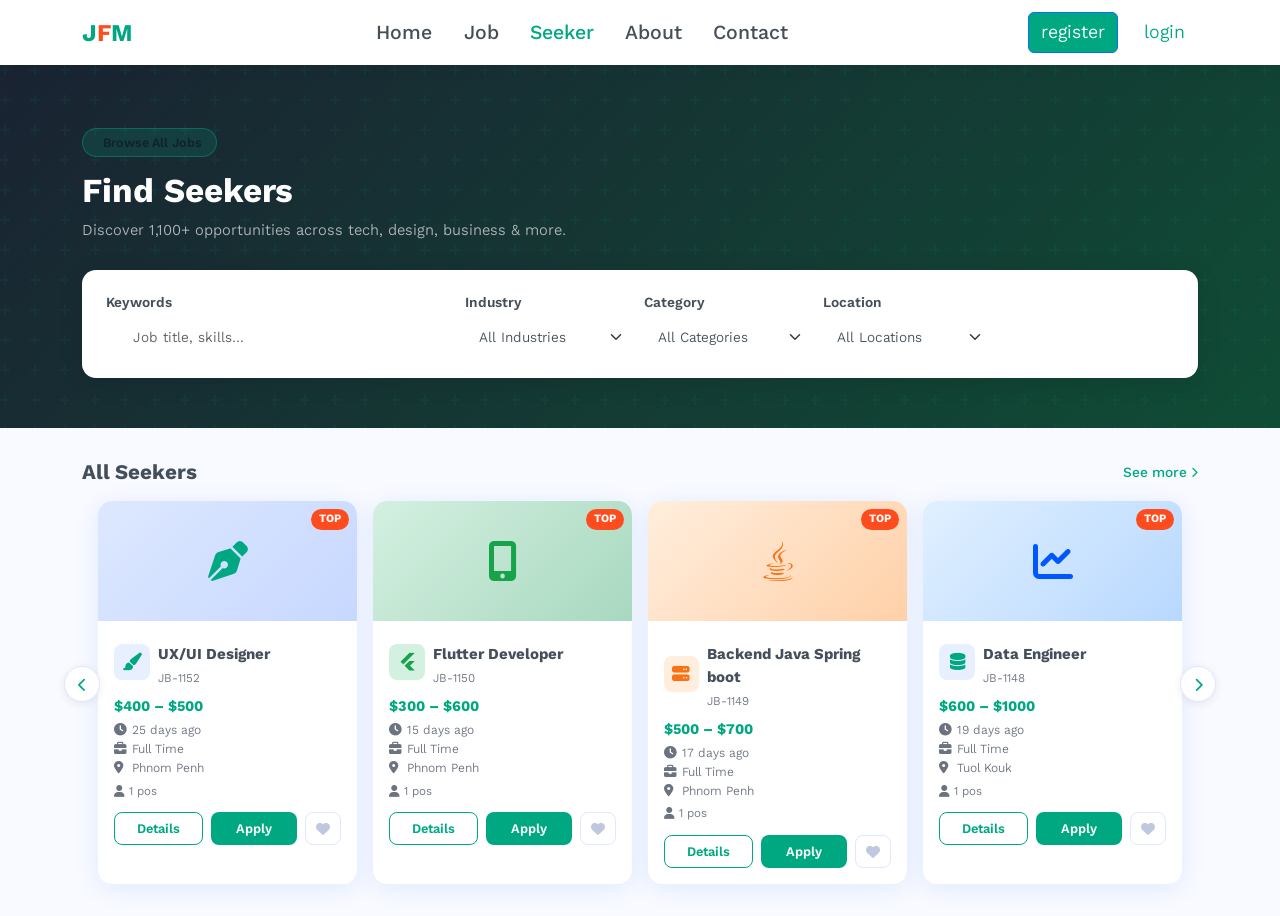
<file: frontend/asset/page/seekers.html>
<!doctype html>
<html lang="km">
  <head>
    <meta charset="UTF-8" />
    <meta name="viewport" content="width=device-width, initial-scale=1.0" />
    <title>Jobfinder</title>
    <link
      href="https://cdn.jsdelivr.net/npm/bootstrap@5.3.3/dist/css/bootstrap.min.css"
      rel="stylesheet"
    />
    <link
      href="https://cdnjs.cloudflare.com/ajax/libs/font-awesome/6.5.0/css/all.min.css"
      rel="stylesheet"
    />
    <link
      href="https://fonts.googleapis.com/css2?family=Hanuman:wght@400;700;900&family=Kantumruy+Pro:wght@300;400;500;600;700&display=swap"
      rel="stylesheet"
    />
    <link rel="stylesheet" href="../css/style.css" />
  </head>

  <body>
    <!-- ══════════════ NAVBAR ══════════════ -->
    <nav class="navbar navbar-expand-lg">
      <div class="container">
        <a class="navbar-brand" href="#">
          <span
            style="font-size: 1.5rem; font-weight: 900; color: var(--primary)"
            >J<span style="color: var(--accent)">F</span>M</span
          >
        </a>
        <button
          class="navbar-toggler border-0"
          type="button"
          data-bs-toggle="collapse"
          data-bs-target="#navMain"
        >
          <span class="navbar-toggler-icon"></span>
        </button>
        <div class="collapse navbar-collapse" id="navMain">
          <ul class="navbar-nav mx-auto gap-1">
            <li class="nav-item">
              <a class="nav-link text-secondary fs-5" href="/index.html"
                >Home</a
              >
            </li>
            <li class="nav-item">
              <a class="nav-link fs-5 " href="#">Job</a>
            </li>
            <li class="nav-item">
              <a class="nav-link fs-5 active" href="#">Seeker</a>
            </li>
            <li class="nav-item">
              <a class="nav-link fs-5" href="#">About</a>
            </li>
            <li class="nav-item fs-4">
              <a class="nav-link fs-5" href="#">Contact</a>
            </li>
          </ul>
          <div class="navbar-icons d-flex align-items-center">
            <a
              href="#"
              class="btn btn-primary text-while"
              style="color: white !important"
              >register</a
            >
            <a href="#" class="btn text-primary">login</a>
          </div>
        </div>
      </div>
    </nav>

    <section class="jobs-hero">
      <div class="container position-relative" style="z-index: 1">
        <div class="hero-badge">
          <i class="bi bi-briefcase-fill"></i> Browse All Jobs
        </div>
        <h1>Find Seekers</h1>
        <p>
          Discover 1,100+ opportunities across tech, design, business & more.
        </p>

        <!-- Search Box -->
        <div class="search-wrap">
          <div class="row g-2 align-items-end">
            <div class="col-lg-4 col-md-6">
              <label class="form-label small fw-semibold mb-1">Keywords</label>
              <div class="input-group">
                <span
                  class="input-group-text bg-white border-end-0"
                  style="
                    border-radius: 10px 0 0 10px;
                    border: 1px solid var(--border);
                  "
                >
                  <i class="bi bi-search text-muted"></i>
                </span>
                <input
                  type="text"
                  class="form-control border-start-0 ps-1"
                  placeholder="Job title, skills…"
                  style="border-radius: 0 10px 10px 0"
                />
              </div>
            </div>
            <div class="col-lg-2 col-md-6">
              <label class="form-label small fw-semibold mb-1">Industry</label>
              <select class="form-select">
                <option>All Industries</option>
                <option>Technology</option>
                <option>Finance</option>
                <option>Healthcare</option>
                <option>Design</option>
              </select>
            </div>
            <div class="col-lg-2 col-md-4">
              <label class="form-label small fw-semibold mb-1">Category</label>
              <select class="form-select">
                <option>All Categories</option>
                <option>Full Time</option>
                <option>Part Time</option>
                <option>Internship</option>
                <option>Remote</option>
              </select>
            </div>
            <div class="col-lg-2 col-md-4">
              <label class="form-label small fw-semibold mb-1">Location</label>
              <select class="form-select">
                <option>All Locations</option>
                <option>Phnom Penh</option>
                <option>Siem Reap</option>
                <option>Battambang</option>
              </select>
            </div>
            <div class="col-lg-2 col-md-4">
              <button class="btn-search btn w-100">
                <i class="bi bi-search me-1"></i> Search
              </button>
            </div>
          </div>
        </div>
      </div>
    </section>

    <!-- ══════════════ JOBS ══════════════ -->
    <section class="jobs-section">
      <div class="container">
        <div class="d-flex align-items-center justify-content-between mb-3">
          <h2 class="section-title mb-0">All Seekers</h2>
          <a href="#" class="see-more"
            >See more <i class="fas fa-chevron-right fa-xs"></i
          ></a>
        </div>
        <div class="jobs-carousel-wrapper px-3">
          <div class="carousel-arrow left">
            <i class="fas fa-chevron-left fa-sm"></i>
          </div>
          <div class="row g-3">
            <!-- Job 1 -->
            <div class="col-6 col-md-4 col-lg-3">
              <div class="job-card">
                <div class="job-card-img">
                  <i class="fas fa-pen-nib"></i>
                  <span class="job-badge top">TOP</span>
                </div>
                <div class="job-card-body">
                  <div class="d-flex align-items-center gap-2">
                    <div class="job-company-logo">
                      <i class="fas fa-paint-brush"></i>
                    </div>
                    <div>
                      <div class="job-title">UX/UI Designer</div>
                      <div class="job-id">JB-1152</div>
                    </div>
                  </div>
                  <div class="job-salary mt-2">$400 – $500</div>
                  <div class="job-meta mt-1">
                    <div><i class="fas fa-clock"></i> 25 days ago</div>
                    <div><i class="fas fa-briefcase"></i> Full Time</div>
                    <div><i class="fas fa-map-marker-alt"></i> Phnom Penh</div>
                  </div>
                  <div
                    class="d-flex align-items-center gap-1 mt-1"
                    style="font-size: 0.75rem; color: var(--gray)"
                  >
                    <i class="fas fa-user"></i> 1 pos
                  </div>
                  <div class="job-actions">
                    <button class="btn-detail">Details</button>
                    <button class="btn-apply">Apply</button>
                    <button class="heart-btn">
                      <i class="fas fa-heart fa-sm"></i>
                    </button>
                  </div>
                </div>
              </div>
            </div>
            <!-- Job 2 -->
            <div class="col-6 col-md-4 col-lg-3">
              <div class="job-card">
                <div
                  class="job-card-img"
                  style="background: linear-gradient(135deg, #d4f0e0, #a8d8c0)"
                >
                  <i class="fas fa-mobile-alt" style="color: #16a34a"></i>
                  <span class="job-badge top">TOP</span>
                </div>
                <div class="job-card-body">
                  <div class="d-flex align-items-center gap-2">
                    <div
                      class="job-company-logo"
                      style="background: #d4f0e0; color: #16a34a"
                    >
                      <i class="fab fa-flutter"></i>
                    </div>
                    <div>
                      <div class="job-title">Flutter Developer</div>
                      <div class="job-id">JB-1150</div>
                    </div>
                  </div>
                  <div class="job-salary mt-2">$300 – $600</div>
                  <div class="job-meta mt-1">
                    <div><i class="fas fa-clock"></i> 15 days ago</div>
                    <div><i class="fas fa-briefcase"></i> Full Time</div>
                    <div><i class="fas fa-map-marker-alt"></i> Phnom Penh</div>
                  </div>
                  <div
                    class="d-flex align-items-center gap-1 mt-1"
                    style="font-size: 0.75rem; color: var(--gray)"
                  >
                    <i class="fas fa-user"></i> 1 pos
                  </div>
                  <div class="job-actions">
                    <button class="btn-detail">Details</button>
                    <button class="btn-apply">Apply</button>
                    <button class="heart-btn">
                      <i class="fas fa-heart fa-sm"></i>
                    </button>
                  </div>
                </div>
              </div>
            </div>
            <!-- Job 3 -->
            <div class="col-6 col-md-4 col-lg-3">
              <div class="job-card">
                <div
                  class="job-card-img"
                  style="background: linear-gradient(135deg, #ffeedd, #ffd0a8)"
                >
                  <i class="fab fa-java" style="color: #f97316"></i>
                  <span class="job-badge top">TOP</span>
                </div>
                <div class="job-card-body">
                  <div class="d-flex align-items-center gap-2">
                    <div
                      class="job-company-logo"
                      style="background: #ffeedd; color: #f97316"
                    >
                      <i class="fas fa-server"></i>
                    </div>
                    <div>
                      <div class="job-title">Backend Java Spring boot</div>
                      <div class="job-id">JB-1149</div>
                    </div>
                  </div>
                  <div class="job-salary mt-2">$500 – $700</div>
                  <div class="job-meta mt-1">
                    <div><i class="fas fa-clock"></i> 17 days ago</div>
                    <div><i class="fas fa-briefcase"></i> Full Time</div>
                    <div><i class="fas fa-map-marker-alt"></i> Phnom Penh</div>
                  </div>
                  <div
                    class="d-flex align-items-center gap-1 mt-1"
                    style="font-size: 0.75rem; color: var(--gray)"
                  >
                    <i class="fas fa-user"></i> 1 pos
                  </div>
                  <div class="job-actions">
                    <button class="btn-detail">Details</button>
                    <button class="btn-apply">Apply</button>
                    <button class="heart-btn">
                      <i class="fas fa-heart fa-sm"></i>
                    </button>
                  </div>
                </div>
              </div>
            </div>
            <!-- Job 4 -->
            <div class="col-6 col-md-4 col-lg-3">
              <div class="job-card">
                <div
                  class="job-card-img"
                  style="background: linear-gradient(135deg, #e0f0ff, #b8d8ff)"
                >
                  <i class="fas fa-chart-line" style="color: #0057ff"></i>
                  <span class="job-badge top">TOP</span>
                </div>
                <div class="job-card-body">
                  <div class="d-flex align-items-center gap-2">
                    <div class="job-company-logo">
                      <i class="fas fa-database"></i>
                    </div>
                    <div>
                      <div class="job-title">Data Engineer</div>
                      <div class="job-id">JB-1148</div>
                    </div>
                  </div>
                  <div class="job-salary mt-2">$600 – $1000</div>
                  <div class="job-meta mt-1">
                    <div><i class="fas fa-clock"></i> 19 days ago</div>
                    <div><i class="fas fa-briefcase"></i> Full Time</div>
                    <div><i class="fas fa-map-marker-alt"></i> Tuol Kouk</div>
                  </div>
                  <div
                    class="d-flex align-items-center gap-1 mt-1"
                    style="font-size: 0.75rem; color: var(--gray)"
                  >
                    <i class="fas fa-user"></i> 1 pos
                  </div>
                  <div class="job-actions">
                    <button class="btn-detail">Details</button>
                    <button class="btn-apply">Apply</button>
                    <button class="heart-btn">
                      <i class="fas fa-heart fa-sm"></i>
                    </button>
                  </div>
                </div>
              </div>
            </div>
          </div>
          <div class="carousel-arrow right">
            <i class="fas fa-chevron-right fa-sm"></i>
          </div>
        </div>
      </div>
    </section>
  </body>
  <script src="https://cdn.jsdelivr.net/npm/bootstrap@5.3.3/dist/js/bootstrap.bundle.min.js"></script>
  <script src="../js/script.js"></script>
</html>
</file>
<file: asset/css/style.css>
:root {
  --primary: #00A882;
  --primary-dark: #03906f;
  --accent: #ff4c1f;
  --dark: #0d1b2ac5;
  --light: #f4f7ff;
  --gray: #6b7280;
  --card-shadow: 0 4px 24px rgba(0, 87, 255, 0.1);
  --radius: 14px;
}
/* -----------------set by sothatt */

.text-primary{
  color: var(--primary) !important;
}
.bg-primary{
  background-color:var(--primary) !important;
}
.btn-primary{
  background-color: var(--primary) !important;
}
.btn-outline-primary{
  background-color: var(--primary);
}

* {
  box-sizing: border-box;
  margin: 0;
  padding: 0;
}

body {
  font-family: "Kantumruy Pro", "Hanuman", sans-serif;
  background: #fff;
  color: var(--dark);
}


/* ── NAVBAR ── */
.navbar {
  background: #fff;
  box-shadow: 0 2px 16px rgba(0, 0, 0, 0.06);
  padding: 0.6rem 0;
  position: sticky;
  top: 0;
  z-index: 1000;
}
.navbar-brand img {
  height: 40px;
}
.nav-link {
  font-weight: 500;
  font-size: 0.9rem;
  color: var(--dark) !important;
  padding: 0.4rem 0.85rem !important;
  transition: color 0.2s;
}
.nav-link:hover,
.nav-link.active {
  color: var(--primary) !important;
}
.navbar-icons a {
  color: var(--gray);
  font-size: 1.15rem;
  margin-left: 0.8rem;
  transition: color 0.2s;
}
.navbar-icons a:hover {
  color: var(--primary);
}

/* ── HERO BANNER ── */
.hero-banner {
  background: linear-gradient(135deg, #0d1b2a 0%, #00A882 70%, #1a3a6e 100%);
  min-height: 80vh;
  position: relative;
  overflow: hidden;
  display: flex;
  align-items: center;
  padding: 2.5rem 0;
}
.hero-banner::before {
  content: "";
  position: absolute;
  inset: 0;
  /* background: url("data:image/svg+xml,%3Csvg width='60' height='60' viewBox='0 0 60 60' xmlns='http://www.w3.org/2000/svg'%3E%3Cg fill='none' fill-rule='evenodd'%3E%3Cg fill='%23ffffff' fill-opacity='0.03'%3E%3Cpath d='M36 34v-4h-2v4h-4v2h4v4h2v-4h4v-2h-4zm0-30V0h-2v4h-4v2h4v4h2V6h4V4h-4zM6 34v-4H4v4H0v2h4v4h2v-4h4v-2H6zM6 4V0H4v4H0v2h4v4h2V6h4V4H6z'/%3E%3C/g%3E%3C/g%3E%3C/svg%3E"); */
}
.hero-logo {
  font-size: 2rem;
  font-weight: 900;
  color: #fff;
  letter-spacing: -1px;
}
.hero-logo span {
  color: var(--accent);
}
.hero-tagline {
  font-size: 2.4rem;
  font-weight: 700;
  color: #fff;
  line-height: 1.2;
}
.hero-sub {
  color: rgba(255, 255, 255, 0.8);
  font-size: 1.1rem;
}
.hero-info {
  display: flex;
  flex-wrap: wrap;
  gap: 0.7rem;
  margin-top: 1.2rem;
}
.hero-info-item {
  background: rgba(255, 255, 255, 0.13);
  border: 1px solid rgba(255, 255, 255, 0.2);
  border-radius: 8px;
  padding: 0.4rem 0.9rem;
  color: #fff;
  font-size: 0.82rem;
  display: flex;
  align-items: center;
  gap: 0.4rem;
  backdrop-filter: blur(6px);
}
.hero-img-block {
  background: rgba(255, 255, 255, 0.08);
  border-radius: 16px;
  padding: 1rem;
  display: flex;
  align-items: center;
  justify-content: center;
  font-size: 6rem;
  color: rgba(255, 255, 255, 0.25);
}

/* ── CV BANNER ── */
.cv-banner {
  background: linear-gradient(90deg, #e8efff 0%, #f0f5ff 100%);
  border-bottom: 1px solid #dde8ff;
  padding: 0.7rem 0;
  text-align: center;
  font-size: 0.92rem;
  color: var(--primary-dark);
  font-weight: 500;
}
.cv-banner a {
  color: var(--primary);
  text-decoration: none;
  border: 1.5px solid var(--primary);
  border-radius: 20px;
  padding: 0.25rem 0.9rem;
  margin-left: 0.6rem;
  font-size: 0.84rem;
  transition: all 0.2s;
}
.cv-banner a:hover {
  background: var(--primary);
  color: #fff;
}

/* ── PARTNERS ── */
.partners-bar {
  background: #fff;
  padding: 1.4rem 0;
  border-bottom: 1px solid #f0f0f0;
}
.partner-logo {
  height: 34px;
  opacity: 0.55;
  transition: opacity 0.2s;
  filter: grayscale(1);
}
.partner-logo:hover {
  opacity: 1;
  filter: none;
}

/* ── CATEGORY PILLS ── */
.cat-pills {
  padding: 1.5rem 0 0.5rem;
}
.cat-pill {
  background: #fff;
  border: 1.5px solid #e0e7ff;
  border-radius: 12px;
  padding: 0.9rem 1.2rem;
  text-align: center;
  cursor: pointer;
  transition: all 0.2s;
  min-width: 140px;
}
.cat-pill:hover,
.cat-pill.active {
  background: var(--primary);
  border-color: var(--primary);
  color: #fff;
  transform: translateY(-2px);
  box-shadow: 0 6px 18px rgba(0, 87, 255, 0.18);
}
.cat-pill .count {
  font-size: 1.5rem;
  font-weight: 700;
  display: block;
}
.cat-pill .label {
  font-size: 0.78rem;
  opacity: 0.8;
}

/* ── SEARCH BAR ── */
.search-section {
  background: #fff;
  padding: 1.5rem 0 2rem;
}
.search-bar {
  background: #fff;
  border: 2px solid #e0e7ff;
  border-radius: 12px;
  overflow: hidden;
  display: flex;
  align-items: center;
  padding: 0.3rem 0.3rem 0.3rem 0.9rem;
  box-shadow: var(--card-shadow);
  transition: border-color 0.2s;
}
.search-bar:focus-within {
  border-color: var(--primary);
}
.search-bar input {
  border: none;
  outline: none;
  flex: 1;
  font-family: inherit;
  font-size: 0.95rem;
  color: var(--dark);
}
.search-bar input::placeholder {
  color: #b0b8cc;
}
.search-bar .btn-search {
  background: var(--primary);
  color: #fff;
  border: none;
  border-radius: 8px;
  padding: 0.55rem 1.4rem;
  font-weight: 600;
  font-size: 0.9rem;
  cursor: pointer;
  transition: background 0.2s;
}
.search-bar .btn-search:hover {
  background: var(--primary-dark);
}
.filter-row {
  margin-top: 1rem;
}
.filter-select {
  background: #fff;
  border: 1.5px solid #e0e7ff;
  border-radius: 10px;
  padding: 0.5rem 0.9rem;
  font-family: inherit;
  font-size: 0.85rem;
  color: var(--dark);
  cursor: pointer;
  outline: none;
  transition: border-color 0.2s;
}
.filter-select:focus {
  border-color: var(--primary);
}

/* ── SECTION TITLES ── */
.section-title {
  font-size: 1.3rem;
  font-weight: 700;
  color: var(--dark);
}
.see-more {
  color: var(--primary);
  font-size: 0.88rem;
  text-decoration: none;
  font-weight: 500;
}
.see-more:hover {
  text-decoration: underline;
}

/* ── JOB CARDS ── */
.jobs-section {
  background: #f8faff;
  padding: 2rem 0;
}
.job-card {
  background: #fff;
  border-radius: var(--radius);
  overflow: hidden;
  box-shadow: var(--card-shadow);
  transition:
    transform 0.2s,
    box-shadow 0.2s;
  height: 100%;
}
.job-card:hover {
  transform: translateY(-4px);
  box-shadow: 0 12px 36px rgba(0, 87, 255, 0.14);
}
.job-card-img {
  width: 100%;
  height: 120px;
  object-fit: cover;
  background: linear-gradient(135deg, #dde8ff, #c7d8ff);
  display: flex;
  align-items: center;
  justify-content: center;
  font-size: 2.5rem;
  color: var(--primary);
  position: relative;
}
.job-badge {
  position: absolute;
  top: 8px;
  right: 8px;
  background: var(--accent);
  color: #fff;
  font-size: 0.7rem;
  font-weight: 700;
  padding: 2px 8px;
  border-radius: 20px;
}
.job-badge.top {
  background: var(--accent);
}
.job-card-body {
  padding: 1rem;
}
.job-company-logo {
  width: 36px;
  height: 36px;
  background: #e8efff;
  border-radius: 8px;
  display: flex;
  align-items: center;
  justify-content: center;
  font-size: 1.1rem;
  color: var(--primary);
}
.job-title {
  font-weight: 700;
  font-size: 0.95rem;
  color: var(--dark);
  margin: 0.4rem 0 0.2rem;
}
.job-id {
  font-size: 0.75rem;
  color: var(--gray);
}
.job-salary {
  color: var(--primary);
  font-weight: 700;
  font-size: 0.92rem;
}
.job-meta {
  font-size: 0.78rem;
  color: var(--gray);
}
.job-meta i {
  width: 14px;
}
.job-actions {
  display: flex;
  gap: 0.5rem;
  margin-top: 0.8rem;
}
.btn-detail {
  flex: 1;
  border: 1.5px solid var(--primary);
  color: var(--primary);
  background: #fff;
  border-radius: 8px;
  padding: 0.35rem 0;
  font-size: 0.82rem;
  font-weight: 600;
  cursor: pointer;
  transition: all 0.2s;
}
.btn-detail:hover {
  background: var(--primary);
  color: #fff;
}
.btn-apply {
  flex: 1;
  background: var(--primary);
  color: #fff;
  border: none;
  border-radius: 8px;
  padding: 0.35rem 0;
  font-size: 0.82rem;
  font-weight: 600;
  cursor: pointer;
  transition: background 0.2s;
}
.btn-apply:hover {
  background: var(--primary-dark);
}
.heart-btn {
  background: none;
  border: 1.5px solid #e0e7ff;
  border-radius: 8px;
  width: 36px;
  display: flex;
  align-items: center;
  justify-content: center;
  color: #c0c8e0;
  cursor: pointer;
  transition: all 0.2s;
}
.heart-btn:hover {
  border-color: var(--accent);
  color: var(--accent);
}

/* ── FEATURES ── */
.features-section {
  background: #fff;
  padding: 2.5rem 0;
}
.feature-card {
  background: #f8faff;
  border-radius: var(--radius);
  padding: 1.4rem;
  border: 1.5px solid #e8efff;
  height: 100%;
  transition: all 0.2s;
}
.feature-card:hover {
  border-color: var(--primary);
  box-shadow: var(--card-shadow);
  transform: translateY(-2px);
}
.feature-icon {
  width: 46px;
  height: 46px;
  background: linear-gradient(135deg, #dde8ff, #c7d8ff);
  border-radius: 10px;
  display: flex;
  align-items: center;
  justify-content: center;
  font-size: 1.3rem;
  color: var(--primary);
  margin-bottom: 0.8rem;
}
.feature-title {
  font-weight: 700;
  font-size: 0.95rem;
  margin-bottom: 0.4rem;
}
.feature-desc {
  font-size: 0.82rem;
  color: var(--gray);
  line-height: 1.6;
}

/* ── STATS ── */
.stats-section {
  background: linear-gradient(135deg, #0d1b2a 0%, #0a2a5c 100%);
  padding: 3rem 0;
  text-align: center;
}
.stat-value {
  font-size: 2.6rem;
  font-weight: 900;
  color: #fff;
}
.stat-label {
  color: rgba(255, 255, 255, 0.65);
  font-size: 0.88rem;
  margin-top: 0.2rem;
}
.stat-icon {
  font-size: 2rem;
  color: rgba(255, 255, 255, 0.3);
  margin-bottom: 0.6rem;
}

/* ── TESTIMONIAL ── */
.testimonial-section {
  background: #f8faff;
  padding: 2.5rem 0;
}
.testimonial-card {
  background: #fff;
  border-radius: var(--radius);
  padding: 1.6rem;
  box-shadow: var(--card-shadow);
  border-left: 4px solid var(--primary);
}
.testimonial-avatar {
  width: 52px;
  height: 52px;
  border-radius: 50%;
  background: linear-gradient(135deg, #dde8ff, #c7d8ff);
  display: flex;
  align-items: center;
  justify-content: center;
  font-size: 1.5rem;
  color: var(--primary);
}
.testimonial-name {
  font-weight: 700;
  font-size: 0.95rem;
}
.testimonial-role {
  font-size: 0.78rem;
  color: var(--gray);
}
.testimonial-text {
  font-size: 0.88rem;
  color: #444;
  line-height: 1.7;
  margin-top: 0.8rem;
}

/* ── MEDIA ── */
.media-section {
  background: #fff;
  padding: 2rem 0;
}
.media-card {
  border-radius: var(--radius);
  overflow: hidden;
  box-shadow: 0 2px 12px rgba(0, 0, 0, 0.07);
  transition: transform 0.2s;
}
.media-card:hover {
  transform: translateY(-3px);
}
.media-card-thumb {
  height: 140px;
  background: linear-gradient(135deg, #dde8ff, #a8bfff);
  display: flex;
  align-items: center;
  justify-content: center;
  font-size: 2.5rem;
  color: var(--primary);
  position: relative;
}
.media-date {
  font-size: 0.75rem;
  color: var(--gray);
  margin-top: 0.6rem;
}
.media-title {
  font-weight: 600;
  font-size: 0.88rem;
  margin-top: 0.3rem;
  line-height: 1.5;
}

/* ── FIND JOB ── */
.find-job-section {
  background: #f8faff;
  padding: 2.5rem 0;
}
.keyword-tag {
  display: inline-block;
  background: #fff;
  border: 1.5px solid #e0e7ff;
  border-radius: 20px;
  padding: 0.3rem 0.85rem;
  font-size: 0.82rem;
  color: var(--dark);
  margin: 0.25rem;
  cursor: pointer;
  transition: all 0.2s;
  text-decoration: none;
}
.keyword-tag:hover {
  background: var(--primary);
  border-color: var(--primary);
  color: #fff;
}

/* ── FEATURED ON ── */
.featured-section {
  background: #fff;
  padding: 2.5rem 0;
  text-align: center;
}
.featured-title {
  font-size: 1.4rem;
  font-weight: 700;
  position: relative;
  display: inline-block;
}
.featured-title::after {
  content: "";
  display: block;
  width: 50px;
  height: 3px;
  background: var(--accent);
  margin: 0.5rem auto 0;
  border-radius: 2px;
}
.featured-text {
  font-size: 0.88rem;
  color: var(--gray);
  max-width: 640px;
  margin: 1rem auto 0;
  line-height: 1.7;
}
.values-row {
  margin-top: 1.2rem;
}
.value-tag {
  display: inline-block;
  background: #f0f5ff;
  color: var(--primary-dark);
  border-radius: 8px;
  padding: 0.35rem 0.9rem;
  font-size: 0.82rem;
  font-weight: 600;
  margin: 0.25rem;
}

/* ── FOOTER ── */
footer {
  background: #0d1b2a;
  color: rgba(255, 255, 255, 0.7);
  padding: 2.5rem 0 1.2rem;
}
.footer-brand {
  font-size: 1.5rem;
  font-weight: 900;
  color: #fff;
}
.footer-brand span {
  color: var(--accent);
}
.footer-tagline {
  font-size: 0.82rem;
  opacity: 0.6;
  margin-top: 0.3rem;
}
.footer-social a {
  display: inline-flex;
  align-items: center;
  justify-content: center;
  width: 34px;
  height: 34px;
  background: rgba(255, 255, 255, 0.1);
  border-radius: 8px;
  color: #fff;
  font-size: 0.9rem;
  margin-right: 0.4rem;
  transition: background 0.2s;
  text-decoration: none;
}
.footer-social a:hover {
  background: var(--primary);
}
.footer-title {
  color: #fff;
  font-weight: 700;
  font-size: 0.95rem;
  margin-bottom: 0.9rem;
}
.footer-contact {
  font-size: 0.83rem;
}
.footer-contact li {
  margin-bottom: 0.5rem;
  display: flex;
  align-items: flex-start;
  gap: 0.6rem;
}
.footer-contact i {
  color: var(--primary);
  margin-top: 2px;
  flex-shrink: 0;
}
.footer-bottom {
  border-top: 1px solid rgba(255, 255, 255, 0.1);
  margin-top: 2rem;
  padding-top: 1rem;
  font-size: 0.78rem;
  opacity: 0.5;
  text-align: center;
}

/* ── CAROUSEL ARROWS ── */
.jobs-carousel-wrapper {
  position: relative;
}
.carousel-arrow {
  position: absolute;
  top: 50%;
  transform: translateY(-50%);
  width: 36px;
  height: 36px;
  background: #fff;
  border: 1.5px solid #e0e7ff;
  border-radius: 50%;
  display: flex;
  align-items: center;
  justify-content: center;
  cursor: pointer;
  z-index: 10;
  color: var(--primary);
  box-shadow: 0 2px 10px rgba(0, 0, 0, 0.08);
  transition: all 0.2s;
}
.carousel-arrow:hover {
  background: var(--primary);
  color: #fff;
  border-color: var(--primary);
}
.carousel-arrow.left {
  left: -18px;
}
.carousel-arrow.right {
  right: -18px;
}

/* ── FOLLOW BUTTON ── */
.btn-follow {
  background: #1877f2;
  color: #fff;
  border: none;
  border-radius: 8px;
  padding: 0.35rem 0.9rem;
  font-size: 0.82rem;
  font-weight: 600;
  cursor: pointer;
  display: inline-flex;
  align-items: center;
  gap: 0.35rem;
  margin-top: 0.6rem;
}

@media (max-width: 768px) {
  .hero-tagline {
    font-size: 1.6rem;
  }
  .cat-pill {
    min-width: 110px;
  }
}
</file>
<file: frontend/asset/css/style.css>
:root {
  --primary: #00a882;
  --primary-dark: #03906f;
  --accent: #ff4c1f;
  --dark: #0d1b2ac5;
  --light: #f4f7ff;
  --gray: #6b7280;
  --card-shadow: 0 4px 24px rgba(0, 87, 255, 0.1);
  --radius: 14px;
}
/* -----------------set by sothatt */

.text-primary {
  color: var(--primary) !important;
}
.bg-primary {
  background-color: var(--primary) !important;
}
.btn-primary {
  background-color: var(--primary) !important;
}
.btn-outline-primary {
  background-color: var(--primary);
}

* {
  box-sizing: border-box;
  margin: 0;
  padding: 0;
}

body {
  font-family: "Kantumruy Pro", "Hanuman", sans-serif;
  background: #fff;
  color: var(--dark);
}

/* ── NAVBAR ── */
.navbar {
  background: #fff;
  box-shadow: 0 2px 16px rgba(0, 0, 0, 0.06);
  padding: 0.6rem 0;
  position: sticky;
  top: 0;
  z-index: 1000;
}
.navbar-brand img {
  height: 40px;
}
.nav-link {
  font-weight: 500;
  font-size: 0.9rem;
  color: var(--dark) !important;
  padding: 0.4rem 0.85rem !important;
  transition: color 0.2s;
}
.nav-link:hover,
.nav-link.active {
  color: var(--primary) !important;
}
.navbar-icons a {
  color: var(--gray);
  font-size: 1.15rem;
  margin-left: 0.8rem;
  transition: color 0.2s;
}
.navbar-icons a:hover {
  color: var(--primary);
}

/* ── HERO BANNER ── */
.hero-banner {
  background: linear-gradient(135deg, #0d1b2a 0%, #00a882 70%, #1a3a6e 100%);
  min-height: 80vh;
  position: relative;
  overflow: hidden;
  display: flex;
  align-items: center;
  padding: 2.5rem 0;
}
.hero-banner::before {
  content: "";
  position: absolute;
  inset: 0;
  /* background: url("data:image/svg+xml,%3Csvg width='60' height='60' viewBox='0 0 60 60' xmlns='http://www.w3.org/2000/svg'%3E%3Cg fill='none' fill-rule='evenodd'%3E%3Cg fill='%23ffffff' fill-opacity='0.03'%3E%3Cpath d='M36 34v-4h-2v4h-4v2h4v4h2v-4h4v-2h-4zm0-30V0h-2v4h-4v2h4v4h2V6h4V4h-4zM6 34v-4H4v4H0v2h4v4h2v-4h4v-2H6zM6 4V0H4v4H0v2h4v4h2V6h4V4H6z'/%3E%3C/g%3E%3C/g%3E%3C/svg%3E"); */
}
.hero-logo {
  font-size: 2rem;
  font-weight: 900;
  color: #fff;
  letter-spacing: -1px;
}
.hero-logo span {
  color: var(--accent);
}
.hero-tagline {
  font-size: 2.4rem;
  font-weight: 700;
  color: #fff;
  line-height: 1.2;
}
.hero-sub {
  color: rgba(255, 255, 255, 0.8);
  font-size: 1.1rem;
}
.hero-info {
  display: flex;
  flex-wrap: wrap;
  gap: 0.7rem;
  margin-top: 1.2rem;
}
.hero-info-item {
  background: rgba(255, 255, 255, 0.13);
  border: 1px solid rgba(255, 255, 255, 0.2);
  border-radius: 8px;
  padding: 0.4rem 0.9rem;
  color: #fff;
  font-size: 0.82rem;
  display: flex;
  align-items: center;
  gap: 0.4rem;
  backdrop-filter: blur(6px);
}
.hero-img-block {
  background: rgba(255, 255, 255, 0.08);
  border-radius: 16px;
  padding: 1rem;
  display: flex;
  align-items: center;
  justify-content: center;
  font-size: 6rem;
  color: rgba(255, 255, 255, 0.25);
}

/* ── CV BANNER ── */
.cv-banner {
  background: linear-gradient(90deg, #e8efff 0%, #f0f5ff 100%);
  border-bottom: 1px solid #dde8ff;
  padding: 0.7rem 0;
  text-align: center;
  font-size: 0.92rem;
  color: var(--primary-dark);
  font-weight: 500;
}
.cv-banner a {
  color: var(--primary);
  text-decoration: none;
  border: 1.5px solid var(--primary);
  border-radius: 20px;
  padding: 0.25rem 0.9rem;
  margin-left: 0.6rem;
  font-size: 0.84rem;
  transition: all 0.2s;
}
.cv-banner a:hover {
  background: var(--primary);
  color: #fff;
}

/* ── PARTNERS ── */
.partners-bar {
  background: #fff;
  padding: 1.4rem 0;
  border-bottom: 1px solid #f0f0f0;
}
.partner-logo {
  height: 34px;
  opacity: 0.55;
  transition: opacity 0.2s;
  filter: grayscale(1);
}
.partner-logo:hover {
  opacity: 1;
  filter: none;
}

/* ── CATEGORY PILLS ── */
.cat-pills {
  padding: 1.5rem 0 0.5rem;
}
.cat-pill {
  background: #fff;
  border: 1.5px solid #e0e7ff;
  border-radius: 12px;
  padding: 0.9rem 1.2rem;
  text-align: center;
  cursor: pointer;
  transition: all 0.2s;
  min-width: 140px;
}
.cat-pill:hover,
.cat-pill.active {
  background: var(--primary);
  border-color: var(--primary);
  color: #fff;
  transform: translateY(-2px);
  box-shadow: 0 6px 18px rgba(0, 87, 255, 0.18);
}
.cat-pill .count {
  font-size: 1.5rem;
  font-weight: 700;
  display: block;
}
.cat-pill .label {
  font-size: 0.78rem;
  opacity: 0.8;
}

/* ── SEARCH BAR ── */
.search-section {
  background: #fff;
  padding: 1.5rem 0 2rem;
}
.search-bar {
  background: #fff;
  border: 2px solid #e0e7ff;
  border-radius: 12px;
  overflow: hidden;
  display: flex;
  align-items: center;
  padding: 0.3rem 0.3rem 0.3rem 0.9rem;
  box-shadow: var(--card-shadow);
  transition: border-color 0.2s;
}
.search-bar:focus-within {
  border-color: var(--primary);
}
.search-bar input {
  border: none;
  outline: none;
  flex: 1;
  font-family: inherit;
  font-size: 0.95rem;
  color: var(--dark);
}
.search-bar input::placeholder {
  color: #b0b8cc;
}
.search-bar .btn-search {
  background: var(--primary);
  color: #fff;
  border: none;
  border-radius: 8px;
  padding: 0.55rem 1.4rem;
  font-weight: 600;
  font-size: 0.9rem;
  cursor: pointer;
  transition: background 0.2s;
}
.search-bar .btn-search:hover {
  background: var(--primary-dark);
}
.filter-row {
  margin-top: 1rem;
}
.filter-select {
  background: #fff;
  border: 1.5px solid #e0e7ff;
  border-radius: 10px;
  padding: 0.5rem 0.9rem;
  font-family: inherit;
  font-size: 0.85rem;
  color: var(--dark);
  cursor: pointer;
  outline: none;
  transition: border-color 0.2s;
}
.filter-select:focus {
  border-color: var(--primary);
}

/* ── SECTION TITLES ── */
.section-title {
  font-size: 1.3rem;
  font-weight: 700;
  color: var(--dark);
}
.see-more {
  color: var(--primary);
  font-size: 0.88rem;
  text-decoration: none;
  font-weight: 500;
}
.see-more:hover {
  text-decoration: underline;
}

/* ── JOB CARDS ── */
.jobs-section {
  background: #f8faff;
  padding: 2rem 0;
}
.job-card {
  background: #fff;
  border-radius: var(--radius);
  overflow: hidden;
  box-shadow: var(--card-shadow);
  transition:
    transform 0.2s,
    box-shadow 0.2s;
  height: 100%;
}
.job-card:hover {
  transform: translateY(-4px);
  box-shadow: 0 12px 36px rgba(0, 87, 255, 0.14);
}
.job-card-img {
  width: 100%;
  height: 120px;
  object-fit: cover;
  background: linear-gradient(135deg, #dde8ff, #c7d8ff);
  display: flex;
  align-items: center;
  justify-content: center;
  font-size: 2.5rem;
  color: var(--primary);
  position: relative;
}
.job-badge {
  position: absolute;
  top: 8px;
  right: 8px;
  background: var(--accent);
  color: #fff;
  font-size: 0.7rem;
  font-weight: 700;
  padding: 2px 8px;
  border-radius: 20px;
}
.job-badge.top {
  background: var(--accent);
}
.job-card-body {
  padding: 1rem;
}
.job-company-logo {
  width: 36px;
  height: 36px;
  background: #e8efff;
  border-radius: 8px;
  display: flex;
  align-items: center;
  justify-content: center;
  font-size: 1.1rem;
  color: var(--primary);
}
.job-title {
  font-weight: 700;
  font-size: 0.95rem;
  color: var(--dark);
  margin: 0.4rem 0 0.2rem;
}
.job-id {
  font-size: 0.75rem;
  color: var(--gray);
}
.job-salary {
  color: var(--primary);
  font-weight: 700;
  font-size: 0.92rem;
}
.job-meta {
  font-size: 0.78rem;
  color: var(--gray);
}
.job-meta i {
  width: 14px;
}
.job-actions {
  display: flex;
  gap: 0.5rem;
  margin-top: 0.8rem;
}
.btn-detail {
  flex: 1;
  border: 1.5px solid var(--primary);
  color: var(--primary);
  background: #fff;
  border-radius: 8px;
  padding: 0.35rem 0;
  font-size: 0.82rem;
  font-weight: 600;
  cursor: pointer;
  transition: all 0.2s;
}
.btn-detail:hover {
  background: var(--primary);
  color: #fff;
}
.btn-apply {
  flex: 1;
  background: var(--primary);
  color: #fff;
  border: none;
  border-radius: 8px;
  padding: 0.35rem 0;
  font-size: 0.82rem;
  font-weight: 600;
  cursor: pointer;
  transition: background 0.2s;
}
.btn-apply:hover {
  background: var(--primary-dark);
}
.heart-btn {
  background: none;
  border: 1.5px solid #e0e7ff;
  border-radius: 8px;
  width: 36px;
  display: flex;
  align-items: center;
  justify-content: center;
  color: #c0c8e0;
  cursor: pointer;
  transition: all 0.2s;
}
.heart-btn:hover {
  border-color: var(--accent);
  color: var(--accent);
}

/* ── FEATURES ── */
.features-section {
  background: #fff;
  padding: 2.5rem 0;
}
.feature-card {
  background: #f8faff;
  border-radius: var(--radius);
  padding: 1.4rem;
  border: 1.5px solid #e8efff;
  height: 100%;
  transition: all 0.2s;
}
.feature-card:hover {
  border-color: var(--primary);
  box-shadow: var(--card-shadow);
  transform: translateY(-2px);
}
.feature-icon {
  width: 46px;
  height: 46px;
  background: linear-gradient(135deg, #dde8ff, #c7d8ff);
  border-radius: 10px;
  display: flex;
  align-items: center;
  justify-content: center;
  font-size: 1.3rem;
  color: var(--primary);
  margin-bottom: 0.8rem;
}
.feature-title {
  font-weight: 700;
  font-size: 0.95rem;
  margin-bottom: 0.4rem;
}
.feature-desc {
  font-size: 0.82rem;
  color: var(--gray);
  line-height: 1.6;
}

/* ── STATS ── */
.stats-section {
  background: linear-gradient(135deg, #0d1b2a 0%, #0a2a5c 100%);
  padding: 3rem 0;
  text-align: center;
}
.stat-value {
  font-size: 2.6rem;
  font-weight: 900;
  color: #fff;
}
.stat-label {
  color: rgba(255, 255, 255, 0.65);
  font-size: 0.88rem;
  margin-top: 0.2rem;
}
.stat-icon {
  font-size: 2rem;
  color: rgba(255, 255, 255, 0.3);
  margin-bottom: 0.6rem;
}

/* ── TESTIMONIAL ── */
.testimonial-section {
  background: #f8faff;
  padding: 2.5rem 0;
}
.testimonial-card {
  background: #fff;
  border-radius: var(--radius);
  padding: 1.6rem;
  box-shadow: var(--card-shadow);
  border-left: 4px solid var(--primary);
}
.testimonial-avatar {
  width: 52px;
  height: 52px;
  border-radius: 50%;
  background: linear-gradient(135deg, #dde8ff, #c7d8ff);
  display: flex;
  align-items: center;
  justify-content: center;
  font-size: 1.5rem;
  color: var(--primary);
}
.testimonial-name {
  font-weight: 700;
  font-size: 0.95rem;
}
.testimonial-role {
  font-size: 0.78rem;
  color: var(--gray);
}
.testimonial-text {
  font-size: 0.88rem;
  color: #444;
  line-height: 1.7;
  margin-top: 0.8rem;
}

/* ── MEDIA ── */
.media-section {
  background: #fff;
  padding: 2rem 0;
}
.media-card {
  border-radius: var(--radius);
  overflow: hidden;
  box-shadow: 0 2px 12px rgba(0, 0, 0, 0.07);
  transition: transform 0.2s;
}
.media-card:hover {
  transform: translateY(-3px);
}
.media-card-thumb {
  height: 140px;
  background: linear-gradient(135deg, #dde8ff, #a8bfff);
  display: flex;
  align-items: center;
  justify-content: center;
  font-size: 2.5rem;
  color: var(--primary);
  position: relative;
}
.media-date {
  font-size: 0.75rem;
  color: var(--gray);
  margin-top: 0.6rem;
}
.media-title {
  font-weight: 600;
  font-size: 0.88rem;
  margin-top: 0.3rem;
  line-height: 1.5;
}

/* ── FIND JOB ── */
.find-job-section {
  background: #f8faff;
  padding: 2.5rem 0;
}
.keyword-tag {
  display: inline-block;
  background: #fff;
  border: 1.5px solid #e0e7ff;
  border-radius: 20px;
  padding: 0.3rem 0.85rem;
  font-size: 0.82rem;
  color: var(--dark);
  margin: 0.25rem;
  cursor: pointer;
  transition: all 0.2s;
  text-decoration: none;
}
.keyword-tag:hover {
  background: var(--primary);
  border-color: var(--primary);
  color: #fff;
}

/* ── FEATURED ON ── */
.featured-section {
  background: #fff;
  padding: 2.5rem 0;
  text-align: center;
}
.featured-title {
  font-size: 1.4rem;
  font-weight: 700;
  position: relative;
  display: inline-block;
}
.featured-title::after {
  content: "";
  display: block;
  width: 50px;
  height: 3px;
  background: var(--accent);
  margin: 0.5rem auto 0;
  border-radius: 2px;
}
.featured-text {
  font-size: 0.88rem;
  color: var(--gray);
  max-width: 640px;
  margin: 1rem auto 0;
  line-height: 1.7;
}
.values-row {
  margin-top: 1.2rem;
}
.value-tag {
  display: inline-block;
  background: #f0f5ff;
  color: var(--primary-dark);
  border-radius: 8px;
  padding: 0.35rem 0.9rem;
  font-size: 0.82rem;
  font-weight: 600;
  margin: 0.25rem;
}

/* ── FOOTER ── */
footer {
  background: #0d1b2a;
  color: rgba(255, 255, 255, 0.7);
  padding: 2.5rem 0 1.2rem;
}
.footer-brand {
  font-size: 1.5rem;
  font-weight: 900;
  color: #fff;
}
.footer-brand span {
  color: var(--accent);
}
.footer-tagline {
  font-size: 0.82rem;
  opacity: 0.6;
  margin-top: 0.3rem;
}
.footer-social a {
  display: inline-flex;
  align-items: center;
  justify-content: center;
  width: 34px;
  height: 34px;
  background: rgba(255, 255, 255, 0.1);
  border-radius: 8px;
  color: #fff;
  font-size: 0.9rem;
  margin-right: 0.4rem;
  transition: background 0.2s;
  text-decoration: none;
}
.footer-social a:hover {
  background: var(--primary);
}
.footer-title {
  color: #fff;
  font-weight: 700;
  font-size: 0.95rem;
  margin-bottom: 0.9rem;
}
.footer-contact {
  font-size: 0.83rem;
}
.footer-contact li {
  margin-bottom: 0.5rem;
  display: flex;
  align-items: flex-start;
  gap: 0.6rem;
}
.footer-contact i {
  color: var(--primary);
  margin-top: 2px;
  flex-shrink: 0;
}
.footer-bottom {
  border-top: 1px solid rgba(255, 255, 255, 0.1);
  margin-top: 2rem;
  padding-top: 1rem;
  font-size: 0.78rem;
  opacity: 0.5;
  text-align: center;
}

/* ── CAROUSEL ARROWS ── */
.jobs-carousel-wrapper {
  position: relative;
}
.carousel-arrow {
  position: absolute;
  top: 50%;
  transform: translateY(-50%);
  width: 36px;
  height: 36px;
  background: #fff;
  border: 1.5px solid #e0e7ff;
  border-radius: 50%;
  display: flex;
  align-items: center;
  justify-content: center;
  cursor: pointer;
  z-index: 10;
  color: var(--primary);
  box-shadow: 0 2px 10px rgba(0, 0, 0, 0.08);
  transition: all 0.2s;
}
.carousel-arrow:hover {
  background: var(--primary);
  color: #fff;
  border-color: var(--primary);
}
.carousel-arrow.left {
  left: -18px;
}
.carousel-arrow.right {
  right: -18px;
}

/* ── FOLLOW BUTTON ── */
.btn-follow {
  background: #1877f2;
  color: #fff;
  border: none;
  border-radius: 8px;
  padding: 0.35rem 0.9rem;
  font-size: 0.82rem;
  font-weight: 600;
  cursor: pointer;
  display: inline-flex;
  align-items: center;
  gap: 0.35rem;
  margin-top: 0.6rem;
}

@media (max-width: 768px) {
  .hero-tagline {
    font-size: 1.6rem;
  }
  .cat-pill {
    min-width: 110px;
  }
}

/* ----------------page job */
/* ── HERO BANNER ── */
.jobs-hero {
  background: linear-gradient(135deg, #1a2332 0%, #0f4c35 100%);
  padding: 60px 0 50px;
  position: relative;
  overflow: hidden;
}
.jobs-hero::after {
  content: "";
  position: absolute;
  inset: 0;
  background: url("data:image/svg+xml,%3Csvg width='60' height='60' viewBox='0 0 60 60' xmlns='http://www.w3.org/2000/svg'%3E%3Cg fill='none' fill-rule='evenodd'%3E%3Cg fill='%2300b894' fill-opacity='0.06'%3E%3Cpath d='M36 34v-4h-2v4h-4v2h4v4h2v-4h4v-2h-4zm0-30V0h-2v4h-4v2h4v4h2V6h4V4h-4zM6 34v-4H4v4H0v2h4v4h2v-4h4v-2H6zM6 4V0H4v4H0v2h4v4h2V6h4V4H6z'/%3E%3C/g%3E%3C/g%3E%3C/svg%3E");
  pointer-events: none;
}
.jobs-hero h1 {
  color: #fff;
  font-weight: 800;
  font-size: 2.1rem;
}
.jobs-hero p {
  color: rgba(255, 255, 255, 0.65);
  font-size: 0.95rem;
}
.hero-badge {
  display: inline-flex;
  align-items: center;
  gap: 6px;
  background: rgba(0, 184, 148, 0.15);
  border: 1px solid rgba(0, 184, 148, 0.35);
  border-radius: 20px;
  padding: 4px 14px;
  color: var(--brand);
  font-size: 0.8rem;
  font-weight: 600;
  margin-bottom: 14px;
}

/* ── SEARCH BAR ── */
.search-wrap {
  background: #fff;
  border-radius: 14px;
  box-shadow: 0 4px 24px rgba(0, 0, 0, 0.1);
  padding: 20px 24px;
  margin-top: 28px;
}
.search-wrap .form-control,
.search-wrap .form-select {
  border: 1px solid var(--border);
  border-radius: 10px;
  font-size: 0.88rem;
  padding: 10px 14px;
  color: var(--dark);
}
.search-wrap .form-control:focus,
.search-wrap .form-select:focus {
  border-color: var(--brand);
  box-shadow: 0 0 0 3px rgba(0, 184, 148, 0.12);
}
.btn-search {
  background: var(--brand);
  color: #fff;
  border: none;
  border-radius: 10px;
  font-weight: 700;
  padding: 10px 28px;
  transition: background 0.2s;
}
.btn-search:hover {
  background: var(--brand-dk);
  color: #fff;
}

/* ── STATS STRIP ── */
.stats-strip {
  background: #fff;
  border-bottom: 1px solid var(--border);
}
.stat-item {
  padding: 14px 24px;
  border-right: 1px solid var(--border);
}
.stat-item:last-child {
  border-right: none;
}
.stat-num {
  font-size: 1.3rem;
  font-weight: 800;
  color: var(--dark);
}
.stat-label {
  font-size: 0.75rem;
  color: var(--muted);
  margin-top: 2px;
}
.stat-tag {
  background: var(--brand);
  color: #fff;
  border-radius: 8px;
  font-size: 0.75rem;
  font-weight: 700;
  padding: 3px 10px;
}

/* ── SIDEBAR FILTERS ── */
.filter-card {
  background: #fff;
  border-radius: 14px;
  border: 1px solid var(--border);
  padding: 22px;
  position: sticky;
  top: 80px;
}
.filter-card h6 {
  font-weight: 700;
  font-size: 0.85rem;
  color: var(--dark);
  margin-bottom: 12px;
}
.filter-card .form-check-label {
  font-size: 0.85rem;
  color: #3e4d60;
}
.filter-card .form-check-input:checked {
  background-color: var(--brand);
  border-color: var(--brand);
}
.filter-section {
  border-top: 1px solid var(--border);
  padding-top: 16px;
  margin-top: 16px;
}
.tag-filter {
  display: inline-block;
  background: var(--light-bg);
  border: 1px solid var(--border);
  border-radius: 20px;
  padding: 4px 12px;
  font-size: 0.78rem;
  color: var(--muted);
  cursor: pointer;
  margin: 3px 2px;
  transition: all 0.18s;
}
.tag-filter:hover,
.tag-filter.active {
  background: var(--brand);
  color: #fff;
  border-color: var(--brand);
}
.btn-clear {
  font-size: 0.78rem;
  color: var(--muted);
  text-decoration: underline;
  background: none;
  border: none;
  cursor: pointer;
}

/* -------about page */
.about-hero {
  background: linear-gradient(135deg, #1a2332 0%, #1e9c6c 100%);
  padding: 60px 0 50px;
  position: relative;
  overflow: hidden;
}
.about-hero::after {
  content: "";
  position: absolute;
  inset: 0;
  background: url("data:image/svg+xml,%3Csvg width='60' height='60' viewBox='0 0 60 60' xmlns='http://www.w3.org/2000/svg'%3E%3Cg fill='none' fill-rule='evenodd'%3E%3Cg fill='%2300b894' fill-opacity='0.06'%3E%3Cpath d='M36 34v-4h-2v4h-4v2h4v4h2v-4h4v-2h-4zm0-30V0h-2v4h-4v2h4v4h2V6h4V4h-4zM6 34v-4H4v4H0v2h4v4h2v-4h4v-2H6zM6 4V0H4v4H0v2h4v4h2V6h4V4H6z'/%3E%3C/g%3E%3C/g%3E%3C/svg%3E");
  pointer-events: none;
}
</file>
